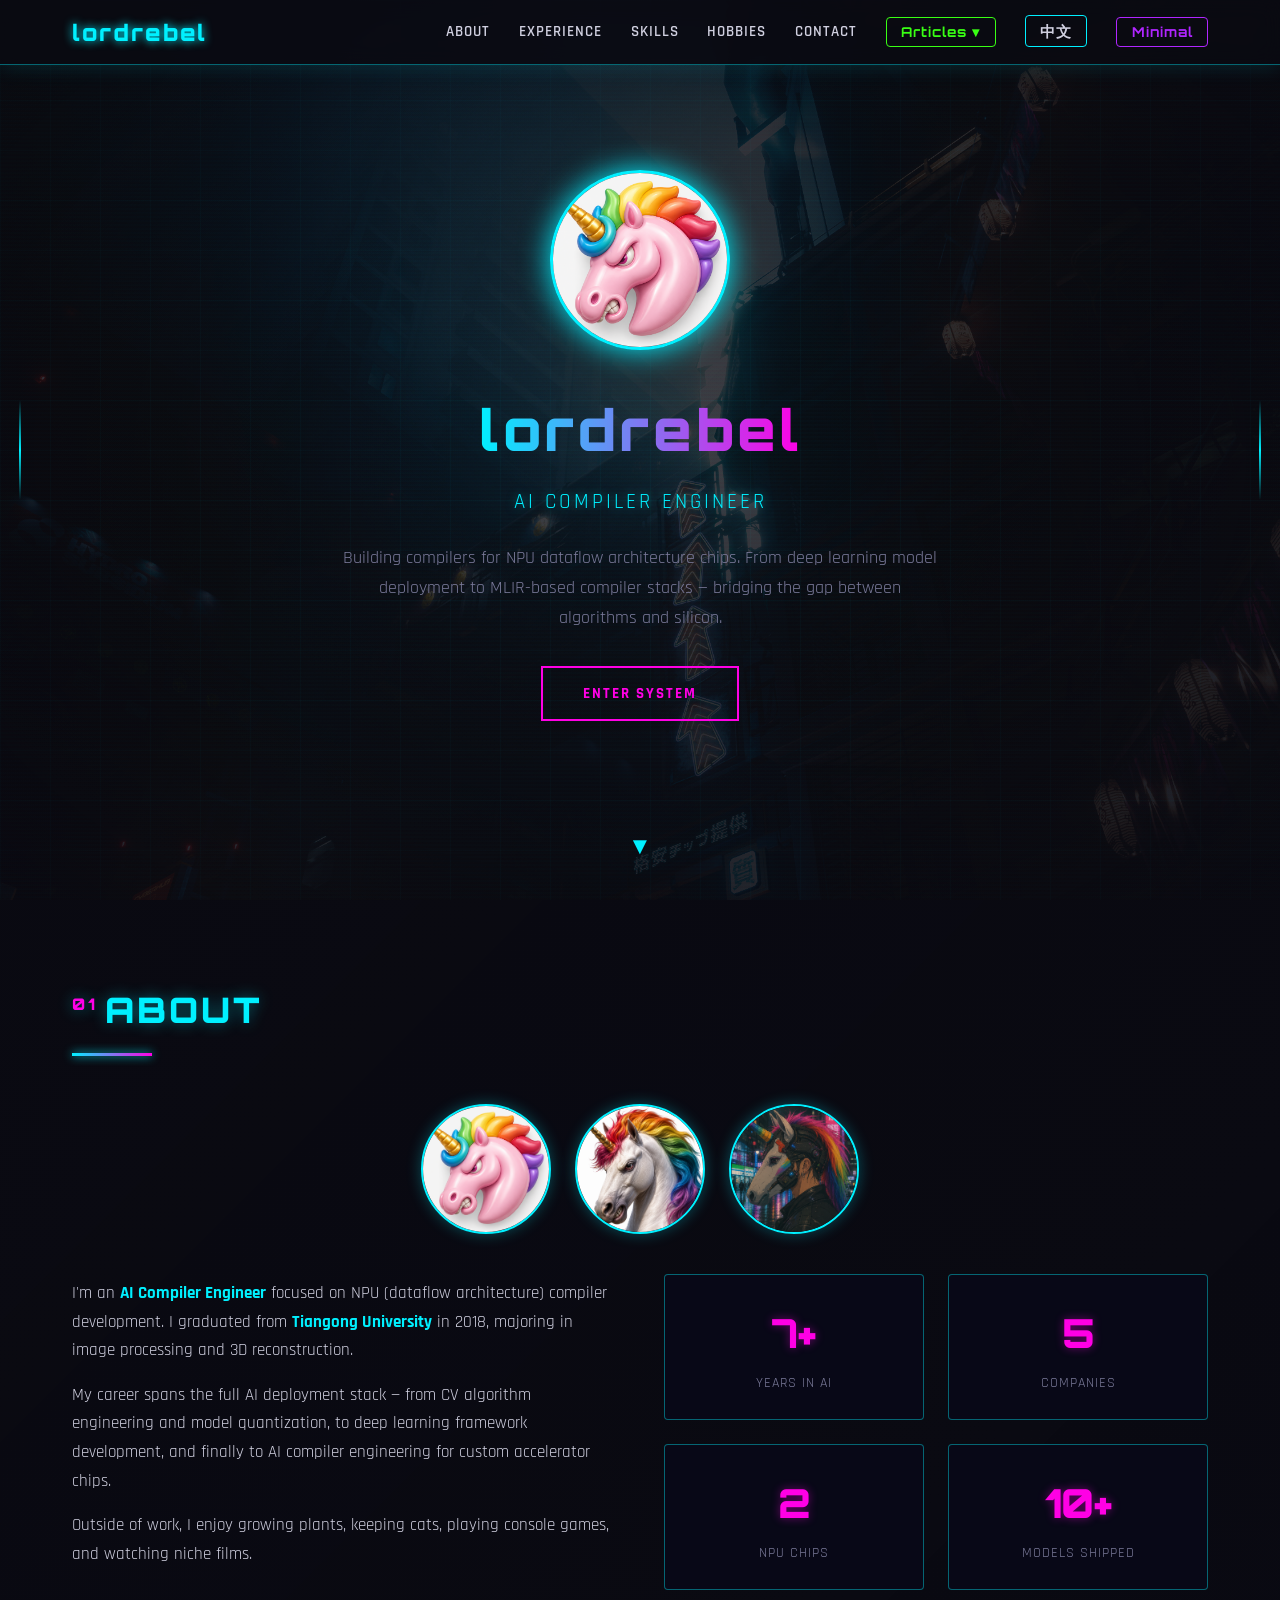
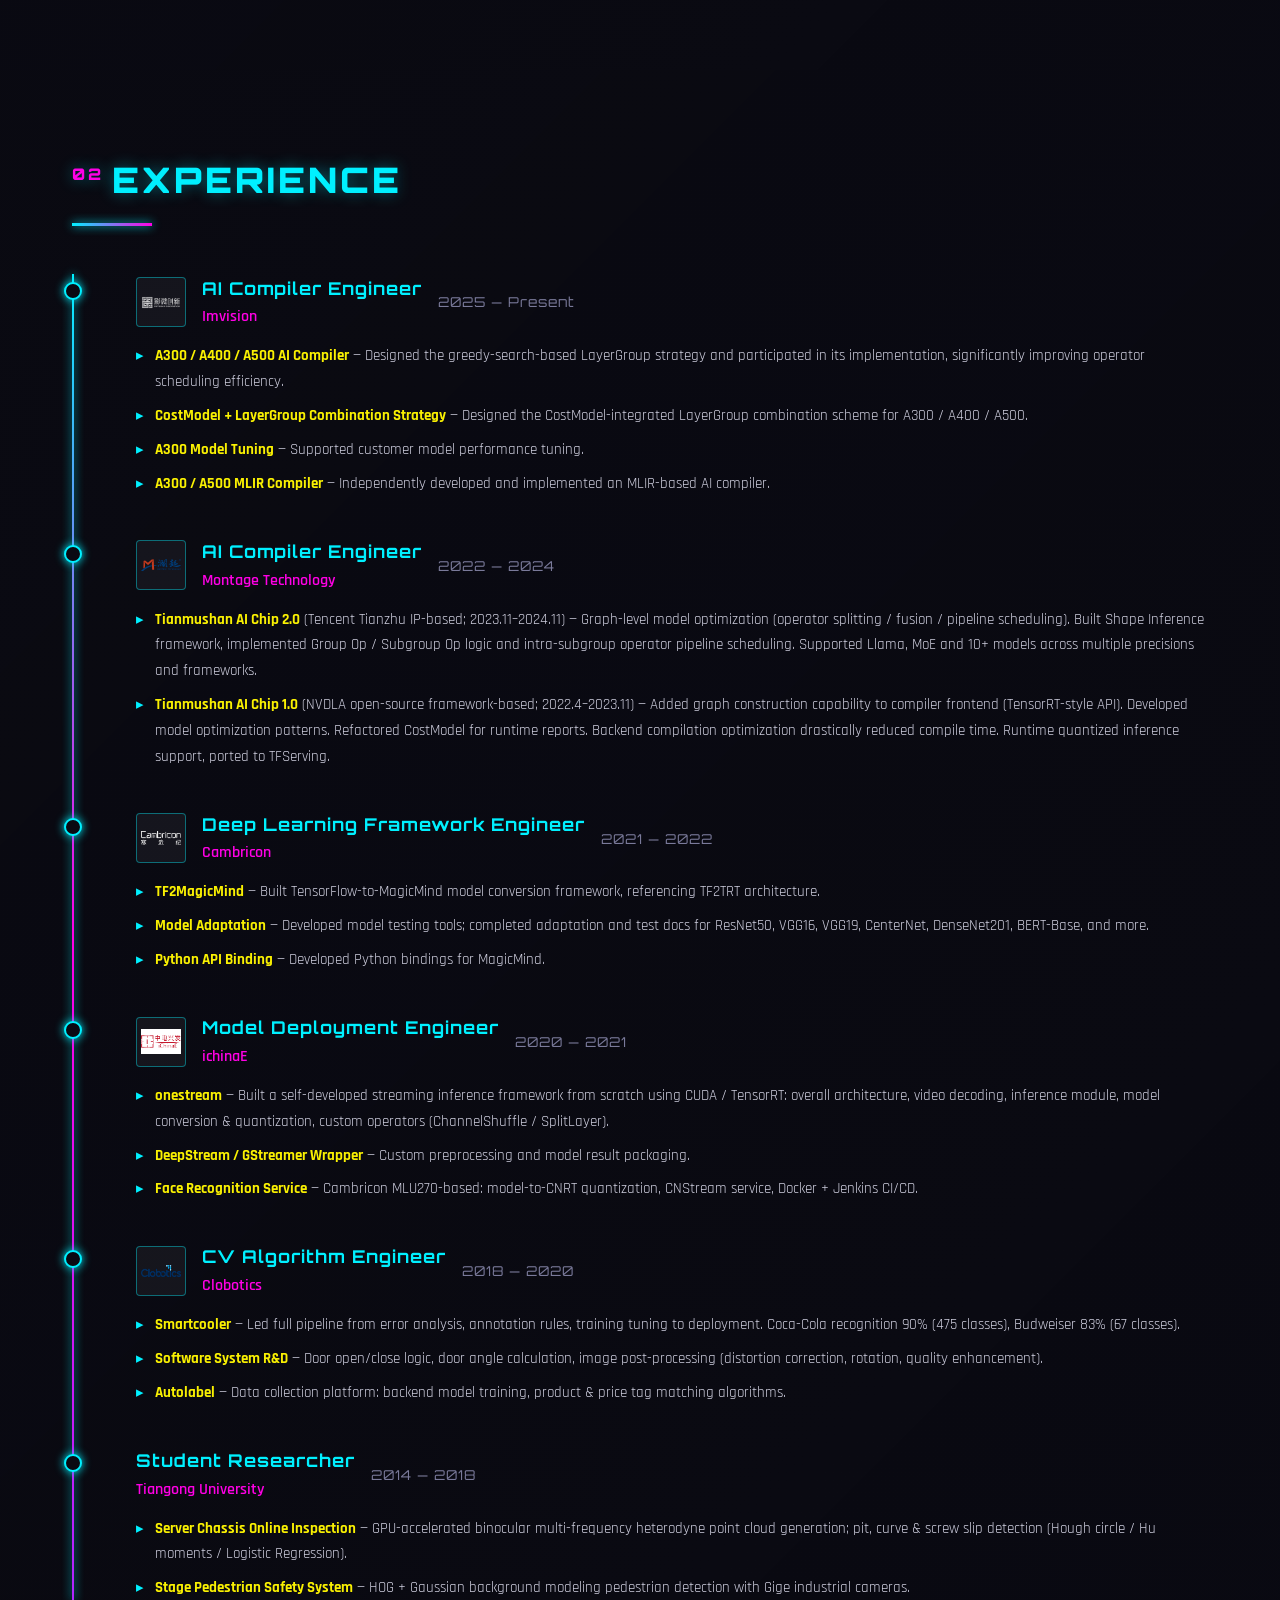
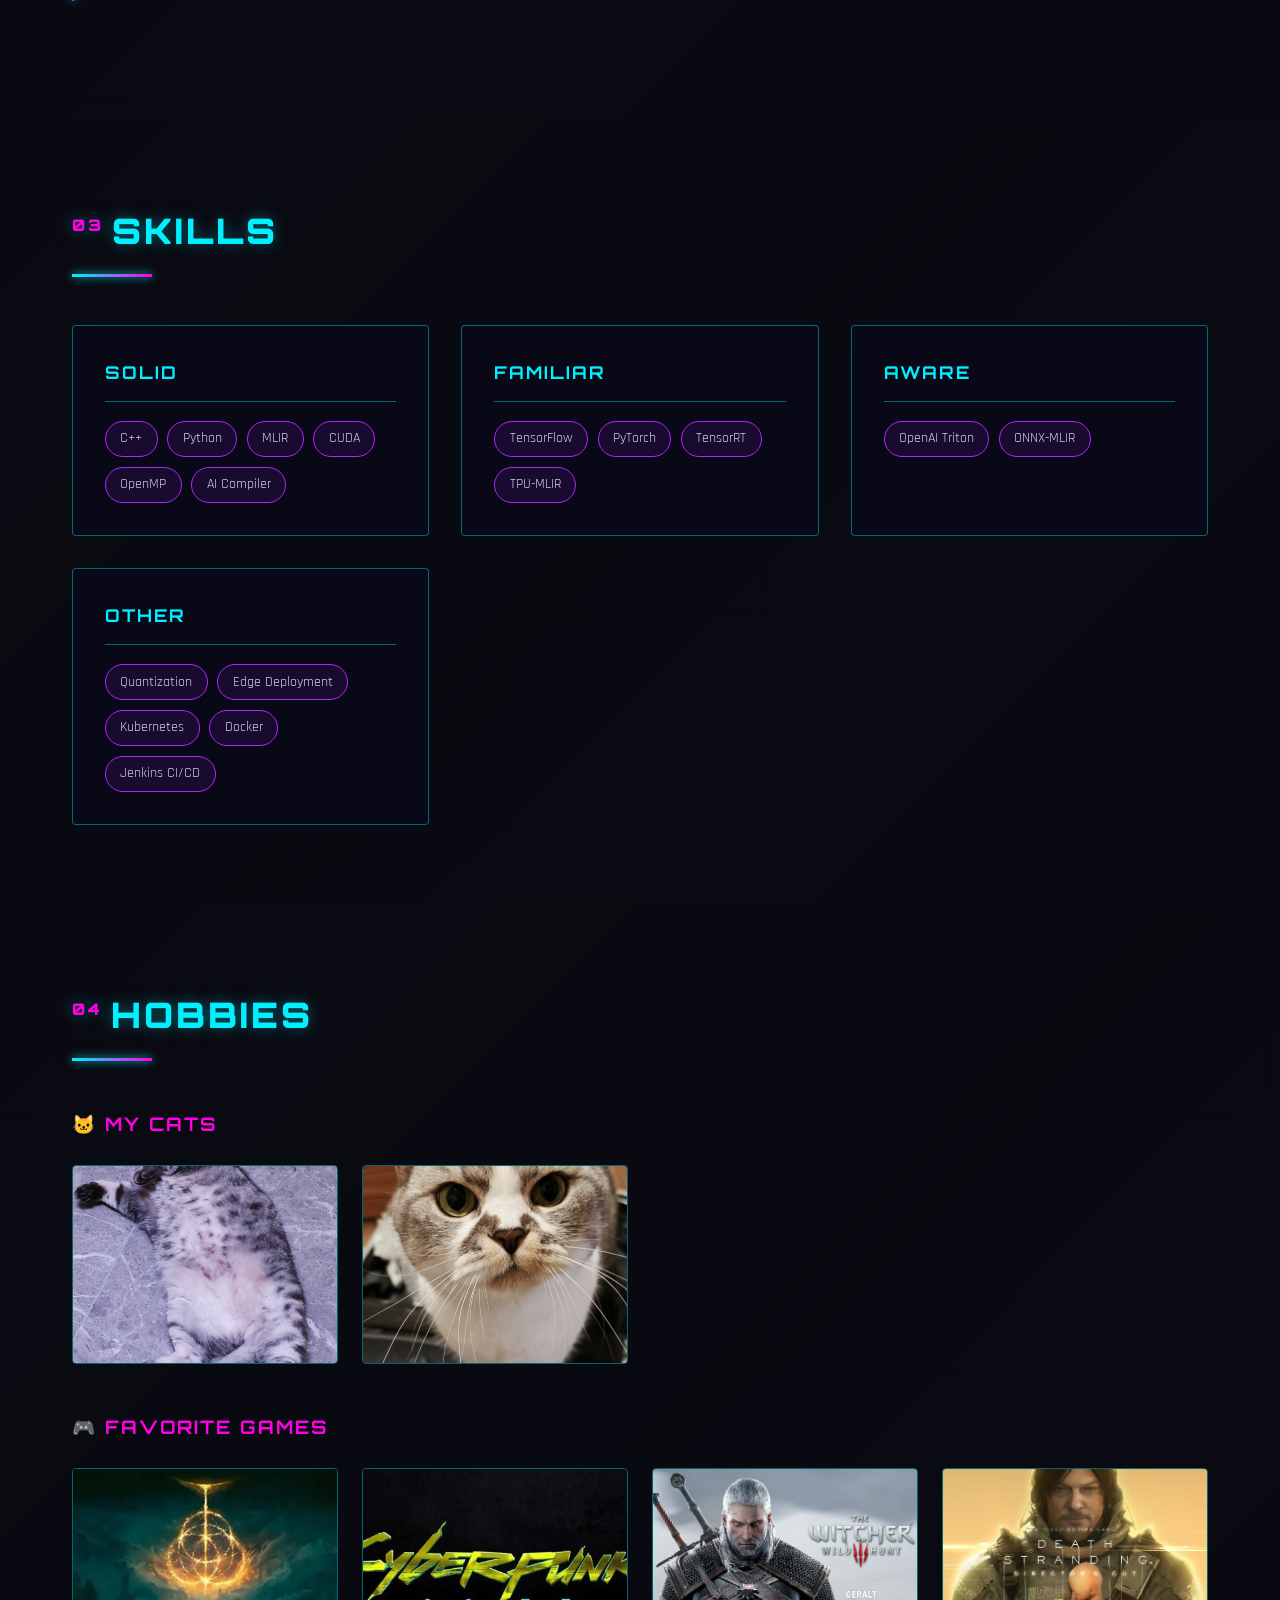
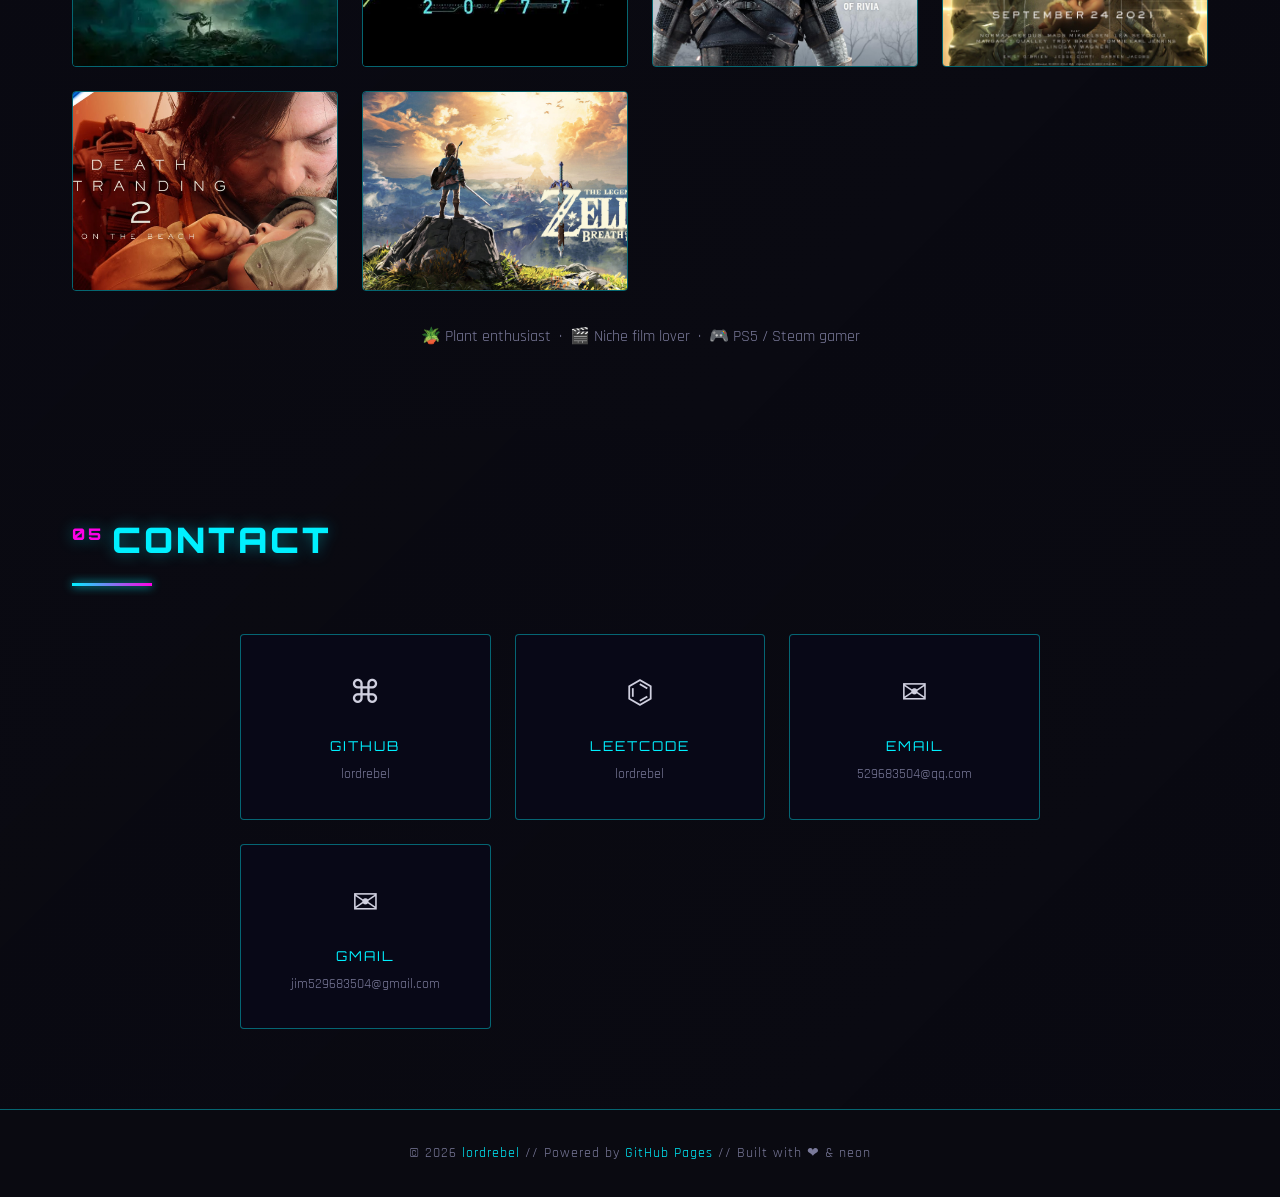
<file: index.html>
<!DOCTYPE html>
<html lang="en">
<head>
  <meta charset="UTF-8">
  <meta name="viewport" content="width=device-width, initial-scale=1.0">
  <meta name="description" content="AI Compiler Engineer — NPU dataflow architecture, MLIR, CUDA. Personal portfolio.">
  <title>lordrebel // AI Compiler Engineer</title>
  <link rel="preconnect" href="https://fonts.googleapis.com">
  <link rel="preconnect" href="https://fonts.gstatic.com" crossorigin>
  <link href="https://fonts.googleapis.com/css2?family=Orbitron:wght@400;700;900&family=Rajdhani:wght@400;600;700&display=swap" rel="stylesheet">
  <link rel="stylesheet" href="css/style.css">
  <link rel="icon" type="image/png" href="images/avatar/avatar1.png">
</head>
<body>

  <!-- Global Background Slideshow -->
  <div class="bg-slideshow">
    <div class="bg-slide active" style="background-image: url('images/resource/cyberpunk_8ollzo.png')"></div>
    <div class="bg-slide" style="background-image: url('images/resource/cyberpunk_28eley.jpg')"></div>
    <div class="bg-slide" style="background-image: url('images/resource/cyberpunk_72yzlo.jpg')"></div>
    <div class="bg-slide" style="background-image: url('images/resource/cyberpunk_96gy38.jpg')"></div>
    <div class="bg-slide" style="background-image: url('images/resource/cyberpunk_g71klq.jpg')"></div>
    <div class="bg-slide" style="background-image: url('images/resource/cyberpunk_jxw5vy.jpg')"></div>
    <div class="bg-slide" style="background-image: url('images/resource/cyberpunk_lmxjdp.jpg')"></div>
    <div class="bg-slide" style="background-image: url('images/resource/cyberpunk_m9yg6k.jpg')"></div>
    <div class="bg-slide" style="background-image: url('images/resource/cyberpunk_rdj2q7.jpg')"></div>
    <div class="bg-slide" style="background-image: url('images/resource/cyberpunk_vqmvo5.jpg')"></div>
    <div class="bg-slide" style="background-image: url('images/resource/cyberpunk_w8pwe6.jpg')"></div>
  </div>
  <div class="bg-overlay"></div>

  <!-- Navigation -->
  <nav class="nav-bar">
    <div class="nav-inner">
      <a href="#hero" class="nav-logo">lordrebel</a>
      <input type="checkbox" id="nav-check" class="nav-check">
      <label for="nav-check" class="nav-hamburger">☰</label>
      <ul class="nav-links">
        <li><a href="#about">About</a></li>
        <li><a href="#experience">Experience</a></li>
        <li><a href="#skills">Skills</a></li>
        <li><a href="#hobbies">Hobbies</a></li>
        <li><a href="#contact">Contact</a></li>
        <li class="nav-articles">
          <button class="articles-toggle" id="articlesBtn" type="button">Articles ▾</button>
          <div class="articles-panel" id="articlesPanel">
            <div class="articles-panel-title">Articles</div>
            <ul class="articles-list" id="articlesList"><li class="articles-empty">Loading…</li></ul>
          </div>
        </li>
        <li><a href="zh.html" class="lang-toggle">中文</a></li>
        <li><button class="style-toggle" onclick="document.body.classList.toggle('minimal');this.textContent=document.body.classList.contains('minimal')?'Maximal':'Minimal'">Minimal</button></li>
      </ul>
    </div>
  </nav>

  <!-- Decorative side bars -->
  <div class="deco-bar-left"></div>
  <div class="deco-bar-right"></div>

  <!-- Hero -->
  <section class="hero" id="hero">
    <div class="hero-content">
      <img src="images/avatar/avatar1.png" alt="Avatar" class="hero-avatar">
      <h1 class="hero-title glitch" data-text="lordrebel">lordrebel</h1>
      <p class="hero-subtitle">AI Compiler Engineer</p>
      <p class="hero-tagline">
        Building compilers for NPU dataflow architecture chips. From deep learning model deployment to MLIR-based compiler stacks — bridging the gap between algorithms and silicon.
      </p>
      <a href="#about" class="hero-cta">Enter System</a>
    </div>
    <div class="scroll-indicator">▼</div>
  </section>

  <!-- About -->
  <section class="section has-bg" id="about" style="--bg-img: url('images/resource/cyberpunk_28eley.jpg')">
    <h2 class="section-title"><span class="num">01</span>About</h2>
    <div class="avatar-gallery">
      <img src="images/avatar/avatar1.png" alt="Avatar 1">
      <img src="images/avatar/avatar2.png" alt="Avatar 2">
      <img src="images/avatar/avatar3.png" alt="Avatar 3">
    </div>
    <div class="about-grid">
      <div class="about-text">
        <p>
          I'm an <span class="highlight">AI Compiler Engineer</span> focused on NPU (dataflow architecture) compiler development. I graduated from <span class="highlight">Tiangong University</span> in 2018, majoring in image processing and 3D reconstruction.
        </p>
        <p>
          My career spans the full AI deployment stack — from CV algorithm engineering and model quantization, to deep learning framework development, and finally to AI compiler engineering for custom accelerator chips.
        </p>
        <p>
          Outside of work, I enjoy growing plants, keeping cats, playing console games, and watching niche films.
        </p>
      </div>
      <div class="about-stats">
        <div class="stat-card">
          <div class="stat-number">7+</div>
          <div class="stat-label">Years in AI</div>
        </div>
        <div class="stat-card">
          <div class="stat-number">5</div>
          <div class="stat-label">Companies</div>
        </div>
        <div class="stat-card">
          <div class="stat-number">2</div>
          <div class="stat-label">NPU Chips</div>
        </div>
        <div class="stat-card">
          <div class="stat-number">10+</div>
          <div class="stat-label">Models Shipped</div>
        </div>
      </div>
    </div>
  </section>

  <!-- Experience -->
  <section class="section has-bg" id="experience" style="--bg-img: url('images/resource/cyberpunk_72yzlo.jpg')">
    <h2 class="section-title"><span class="num">02</span>Experience</h2>
    <div class="timeline">

      <!-- Imvision -->
      <div class="timeline-item">
        <div class="timeline-header">
          <img src="images/company/imvision.png" alt="Imvision" class="company-logo">
          <div>
            <div class="timeline-role">AI Compiler Engineer</div>
            <div class="timeline-company">Imvision</div>
          </div>
          <div class="timeline-period">2025 — Present</div>
        </div>
        <ul class="timeline-details">
          <li><span class="project-name">A300 / A400 / A500 AI Compiler</span> — Designed the greedy-search-based LayerGroup strategy and participated in its implementation, significantly improving operator scheduling efficiency.</li>
          <li><span class="project-name">CostModel + LayerGroup Combination Strategy</span> — Designed the CostModel-integrated LayerGroup combination scheme for A300 / A400 / A500.</li>
          <li><span class="project-name">A300 Model Tuning</span> — Supported customer model performance tuning.</li>
          <li><span class="project-name">A300 / A500 MLIR Compiler</span> — Independently developed and implemented an MLIR-based AI compiler.</li>
        </ul>
      </div>

      <!-- Montage -->
      <div class="timeline-item">
        <div class="timeline-header">
          <img src="images/company/montage.svg" alt="Montage" class="company-logo">
          <div>
            <div class="timeline-role">AI Compiler Engineer</div>
            <div class="timeline-company">Montage Technology</div>
          </div>
          <div class="timeline-period">2022 — 2024</div>
        </div>
        <ul class="timeline-details">
          <li><span class="project-name">Tianmushan AI Chip 2.0</span> (Tencent Tianzhu IP-based; 2023.11–2024.11) — Graph-level model optimization (operator splitting / fusion / pipeline scheduling). Built Shape Inference framework, implemented Group Op / Subgroup Op logic and intra-subgroup operator pipeline scheduling. Supported Llama, MoE and 10+ models across multiple precisions and frameworks.</li>
          <li><span class="project-name">Tianmushan AI Chip 1.0</span> (NVDLA open-source framework-based; 2022.4–2023.11) — Added graph construction capability to compiler frontend (TensorRT-style API). Developed model optimization patterns. Refactored CostModel for runtime reports. Backend compilation optimization drastically reduced compile time. Runtime quantized inference support, ported to TFServing.</li>
        </ul>
      </div>

      <!-- Cambricon -->
      <div class="timeline-item">
        <div class="timeline-header">
          <img src="images/company/cambricon.png" alt="Cambricon" class="company-logo">
          <div>
            <div class="timeline-role">Deep Learning Framework Engineer</div>
            <div class="timeline-company">Cambricon</div>
          </div>
          <div class="timeline-period">2021 — 2022</div>
        </div>
        <ul class="timeline-details">
          <li><span class="project-name">TF2MagicMind</span> — Built TensorFlow-to-MagicMind model conversion framework, referencing TF2TRT architecture.</li>
          <li><span class="project-name">Model Adaptation</span> — Developed model testing tools; completed adaptation and test docs for ResNet50, VGG16, VGG19, CenterNet, DenseNet201, BERT-Base, and more.</li>
          <li><span class="project-name">Python API Binding</span> — Developed Python bindings for MagicMind.</li>
        </ul>
      </div>

      <!-- ichinaE -->
      <div class="timeline-item">
        <div class="timeline-header">
          <img src="images/company/ichinae.png" alt="ichinaE" class="company-logo">
          <div>
            <div class="timeline-role">Model Deployment Engineer</div>
            <div class="timeline-company">ichinaE</div>
          </div>
          <div class="timeline-period">2020 — 2021</div>
        </div>
        <ul class="timeline-details">
          <li><span class="project-name">onestream</span> — Built a self-developed streaming inference framework from scratch using CUDA / TensorRT: overall architecture, video decoding, inference module, model conversion & quantization, custom operators (ChannelShuffle / SplitLayer).</li>
          <li><span class="project-name">DeepStream / GStreamer Wrapper</span> — Custom preprocessing and model result packaging.</li>
          <li><span class="project-name">Face Recognition Service</span> — Cambricon MLU270-based: model-to-CNRT quantization, CNStream service, Docker + Jenkins CI/CD.</li>
        </ul>
      </div>

      <!-- Clobotics -->
      <div class="timeline-item">
        <div class="timeline-header">
          <img src="images/company/clobotics.png" alt="Clobotics" class="company-logo">
          <div>
            <div class="timeline-role">CV Algorithm Engineer</div>
            <div class="timeline-company">Clobotics</div>
          </div>
          <div class="timeline-period">2018 — 2020</div>
        </div>
        <ul class="timeline-details">
          <li><span class="project-name">Smartcooler</span> — Led full pipeline from error analysis, annotation rules, training tuning to deployment. Coca-Cola recognition 90% (475 classes), Budweiser 83% (67 classes).</li>
          <li><span class="project-name">Software System R&D</span> — Door open/close logic, door angle calculation, image post-processing (distortion correction, rotation, quality enhancement).</li>
          <li><span class="project-name">Autolabel</span> — Data collection platform: backend model training, product & price tag matching algorithms.</li>
        </ul>
      </div>

      <!-- University -->
      <div class="timeline-item">
        <div class="timeline-header">
          <div>
            <div class="timeline-role">Student Researcher</div>
            <div class="timeline-company">Tiangong University</div>
          </div>
          <div class="timeline-period">2014 — 2018</div>
        </div>
        <ul class="timeline-details">
          <li><span class="project-name">Server Chassis Online Inspection</span> — GPU-accelerated binocular multi-frequency heterodyne point cloud generation; pit, curve & screw slip detection (Hough circle / Hu moments / Logistic Regression).</li>
          <li><span class="project-name">Stage Pedestrian Safety System</span> — HOG + Gaussian background modeling pedestrian detection with Gige industrial cameras.</li>
        </ul>
      </div>

    </div>
  </section>

  <!-- Skills -->
  <section class="section has-bg" id="skills" style="--bg-img: url('images/resource/cyberpunk_96gy38.jpg')">
    <h2 class="section-title"><span class="num">03</span>Skills</h2>
    <div class="skills-grid">
      <div class="skill-category">
        <h3>Solid</h3>
        <div class="skill-tags">
          <span class="skill-tag">C++</span>
          <span class="skill-tag">Python</span>
          <span class="skill-tag">MLIR</span>
          <span class="skill-tag">CUDA</span>
          <span class="skill-tag">OpenMP</span>
          <span class="skill-tag">AI Compiler</span>
        </div>
      </div>
      <div class="skill-category">
        <h3>Familiar</h3>
        <div class="skill-tags">
          <span class="skill-tag">TensorFlow</span>
          <span class="skill-tag">PyTorch</span>
          <span class="skill-tag">TensorRT</span>
          <span class="skill-tag">TPU-MLIR</span>
        </div>
      </div>
      <div class="skill-category">
        <h3>Aware</h3>
        <div class="skill-tags">
          <span class="skill-tag">OpenAI Triton</span>
          <span class="skill-tag">ONNX-MLIR</span>
        </div>
      </div>
      <div class="skill-category">
        <h3>Other</h3>
        <div class="skill-tags">
          <span class="skill-tag">Quantization</span>
          <span class="skill-tag">Edge Deployment</span>
          <span class="skill-tag">Kubernetes</span>
          <span class="skill-tag">Docker</span>
          <span class="skill-tag">Jenkins CI/CD</span>
        </div>
      </div>
    </div>
  </section>

  <!-- Hobbies -->
  <section class="section has-bg" id="hobbies" style="--bg-img: url('images/resource/cyberpunk_g71klq.jpg')">
    <h2 class="section-title"><span class="num">04</span>Hobbies</h2>

    <h3 style="font-family:'Orbitron',monospace;color:var(--neon-magenta);letter-spacing:2px;margin-bottom:1.5rem;text-transform:uppercase;">🐱 My Cats</h3>
    <div class="gallery-grid" style="margin-bottom:3rem;">
      <div class="gallery-item">
        <img src="images/cats/image-20260101190520-i4hlgpt.png" alt="Cat 1">
        <div class="gallery-overlay"><span>Cat Overlord #1</span></div>
      </div>
      <div class="gallery-item">
        <img src="images/cats/image-20260101190623-h8z2j37.png" alt="Cat 2">
        <div class="gallery-overlay"><span>Cat Overlord #2</span></div>
      </div>
    </div>

    <h3 style="font-family:'Orbitron',monospace;color:var(--neon-magenta);letter-spacing:2px;margin-bottom:1.5rem;text-transform:uppercase;">🎮 Favorite Games</h3>
    <div class="gallery-grid">
      <div class="gallery-item">
        <img src="images/games/image-20251227002735-009xlyw.png" alt="Game 1">
        <div class="gallery-overlay"><span>Game</span></div>
      </div>
      <div class="gallery-item">
        <img src="images/games/image-20251227002819-qgyffbo.png" alt="Game 2">
        <div class="gallery-overlay"><span>Game</span></div>
      </div>
      <div class="gallery-item">
        <img src="images/games/image-20251227002851-9xaebqc.png" alt="Game 3">
        <div class="gallery-overlay"><span>Game</span></div>
      </div>
      <div class="gallery-item">
        <img src="images/games/image-20251227002954-wtlvbdn.png" alt="Game 4">
        <div class="gallery-overlay"><span>Game</span></div>
      </div>
      <div class="gallery-item">
        <img src="images/games/image-20251227003030-kgov79d.png" alt="Game 5">
        <div class="gallery-overlay"><span>Game</span></div>
      </div>
      <div class="gallery-item">
        <img src="images/games/image-20251227004126-knretvm.png" alt="Game 6">
        <div class="gallery-overlay"><span>Game</span></div>
      </div>
    </div>

    <p style="text-align:center;margin-top:2rem;color:var(--text-dim);font-size:1rem;">
      🪴 Plant enthusiast &nbsp;·&nbsp; 🎬 Niche film lover &nbsp;·&nbsp; 🎮 PS5 / Steam gamer
    </p>
  </section>

  <!-- Contact -->
  <section class="section has-bg" id="contact" style="--bg-img: url('images/resource/cyberpunk_jxw5vy.jpg')">
    <h2 class="section-title"><span class="num">05</span>Contact</h2>
    <div class="contact-grid">
      <a href="https://github.com/lordrebel" target="_blank" rel="noopener" class="contact-card">
        <span class="contact-icon">⌘</span>
        <div class="contact-label">GitHub</div>
        <div class="contact-value">lordrebel</div>
      </a>
      <a href="https://leetcode.cn/u/lordrebel/" target="_blank" rel="noopener" class="contact-card">
        <span class="contact-icon">⌬</span>
        <div class="contact-label">LeetCode</div>
        <div class="contact-value">lordrebel</div>
      </a>
      <a href="mailto:529683504@qq.com" class="contact-card">
        <span class="contact-icon">✉</span>
        <div class="contact-label">Email</div>
        <div class="contact-value">529683504@qq.com</div>
      </a>
      <a href="mailto:jim529683504@gmail.com" class="contact-card">
        <span class="contact-icon">✉</span>
        <div class="contact-label">Gmail</div>
        <div class="contact-value">jim529683504@gmail.com</div>
      </a>
    </div>
  </section>

  <!-- Footer -->
  <footer class="footer">
    <p>© 2026 <span class="neon">lordrebel</span> // Powered by <span class="neon">GitHub Pages</span> // Built with ❤ & neon</p>
  </footer>

  <!-- Background Slideshow Script -->
  <script>
    (function() {
      var slides = document.querySelectorAll('.bg-slide');
      var totalSlides = slides.length;
      var currentActive = 0;

      function updateBackground() {
        var scrollMax = document.documentElement.scrollHeight - window.innerHeight;
        if (scrollMax <= 0) return;
        var scrollProgress = window.scrollY / scrollMax;
        var activeIndex = Math.min(Math.floor(scrollProgress * totalSlides), totalSlides - 1);
        if (activeIndex !== currentActive) {
          slides[currentActive].classList.remove('active');
          slides[activeIndex].classList.add('active');
          currentActive = activeIndex;
        }
      }

      window.addEventListener('scroll', updateBackground, { passive: true });
      window.addEventListener('resize', updateBackground);
      updateBackground();
    })();
  </script>

  <!-- Articles Dropdown Script -->
  <script>
    (function() {
      var loaded = false;

      function toggleArticles() {
        var panel = document.getElementById('articlesPanel');
        var btn = document.getElementById('articlesBtn');
        if (!panel) return;
        panel.classList.toggle('open');
        btn.classList.toggle('active');
        if (panel.classList.contains('open') && !loaded) loadArticles();
      }

      function loadArticles() {
        var s = document.createElement('script');
        s.src = 'articles/htmls/articles.js';
        s.onload = function() {
          loaded = true;
          renderArticles();
        };
        s.onerror = function() {
          document.getElementById('articlesList').innerHTML =
            '<li class="articles-empty">No articles yet</li>';
        };
        document.body.appendChild(s);
      }

      function renderArticles() {
        var list = document.getElementById('articlesList');
        var arts = window.ARTICLES || [];
        list.innerHTML = '';
        if (!arts.length) {
          list.innerHTML = '<li class="articles-empty">No articles yet</li>';
          return;
        }
        arts.forEach(function(a) {
          var li = document.createElement('li');
          var link = document.createElement('a');
          link.href = 'articles/htmls/' + a.file;
          link.textContent = a.title;
          li.appendChild(link);
          list.appendChild(li);
        });
      }

      document.getElementById('articlesBtn').addEventListener('click', function(e) {
        e.stopPropagation();
        toggleArticles();
      });

      // 点击面板外部时关闭下拉
      document.addEventListener('click', function(e) {
        var panel = document.getElementById('articlesPanel');
        if (panel && panel.classList.contains('open') &&
            !e.target.closest('.nav-articles')) {
          panel.classList.remove('open');
          document.getElementById('articlesBtn').classList.remove('active');
        }
      });
    })();
  </script>

</body>
</html>
</file>
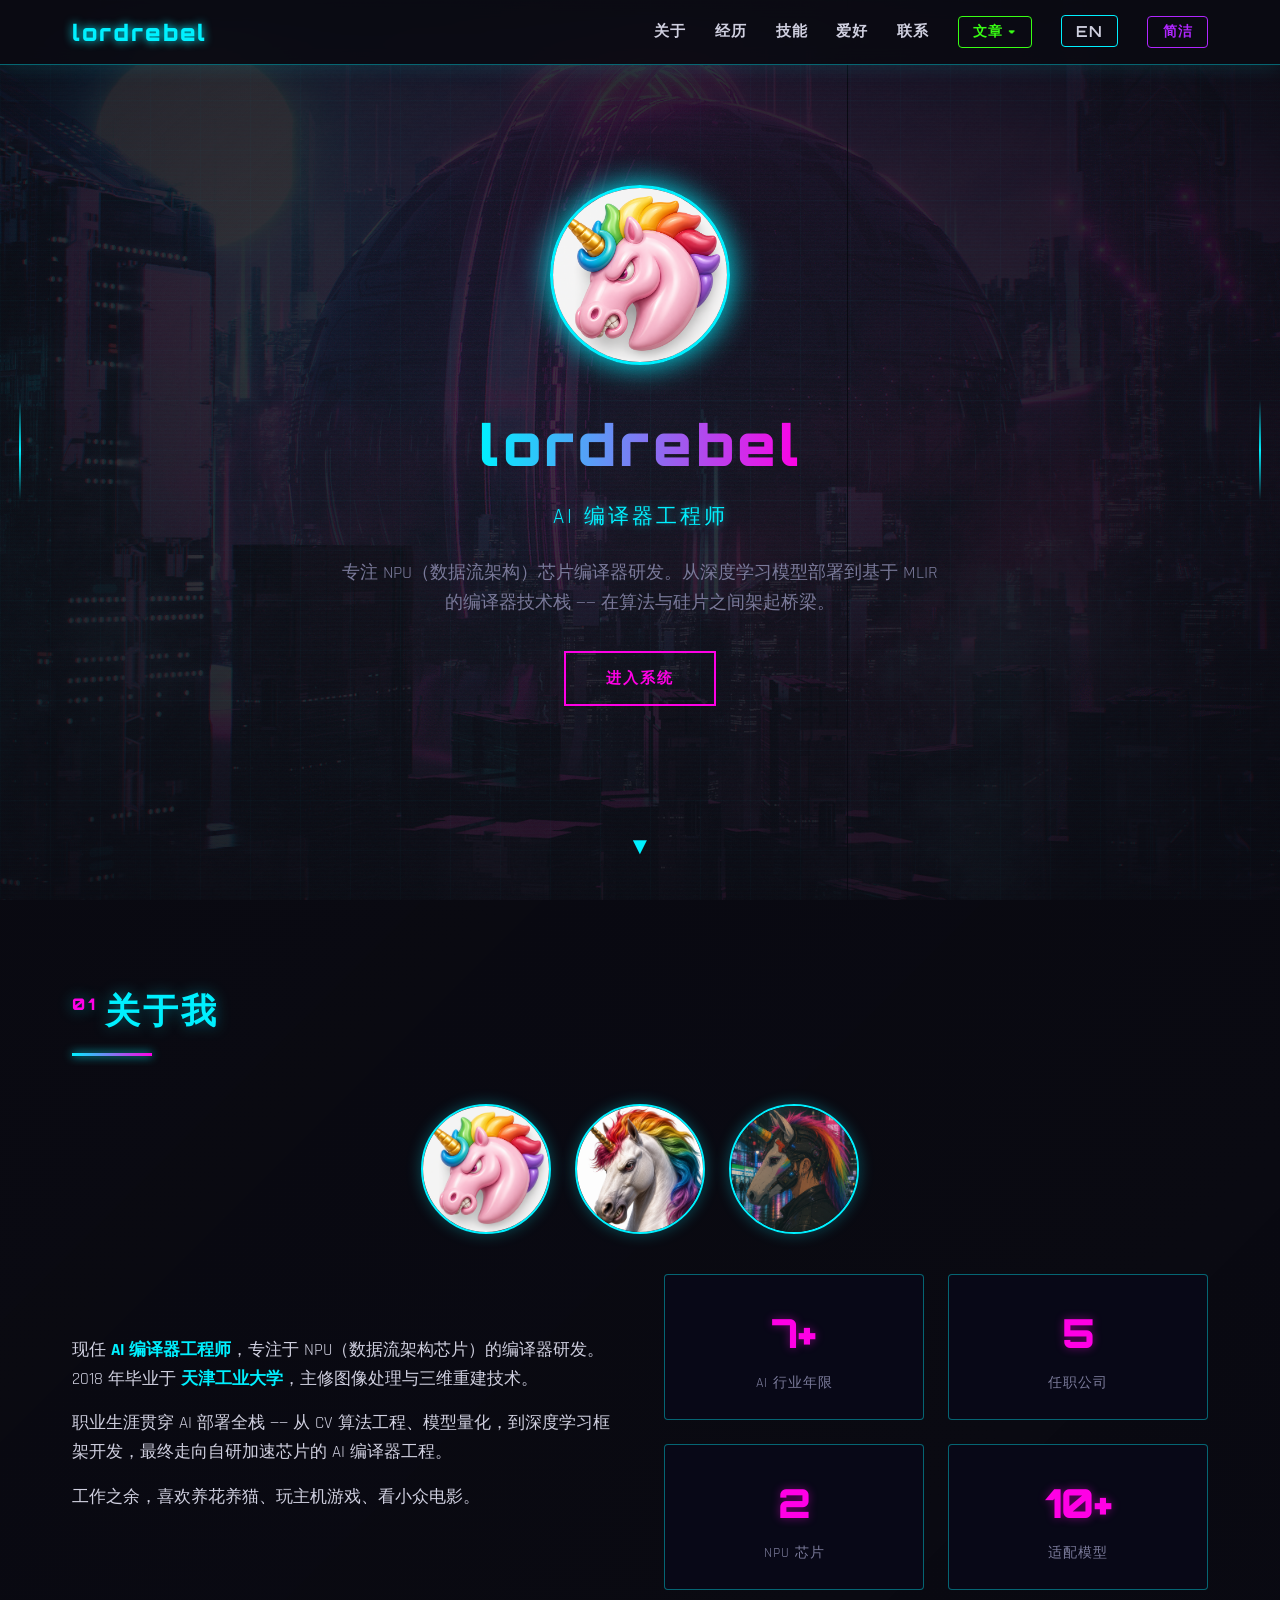
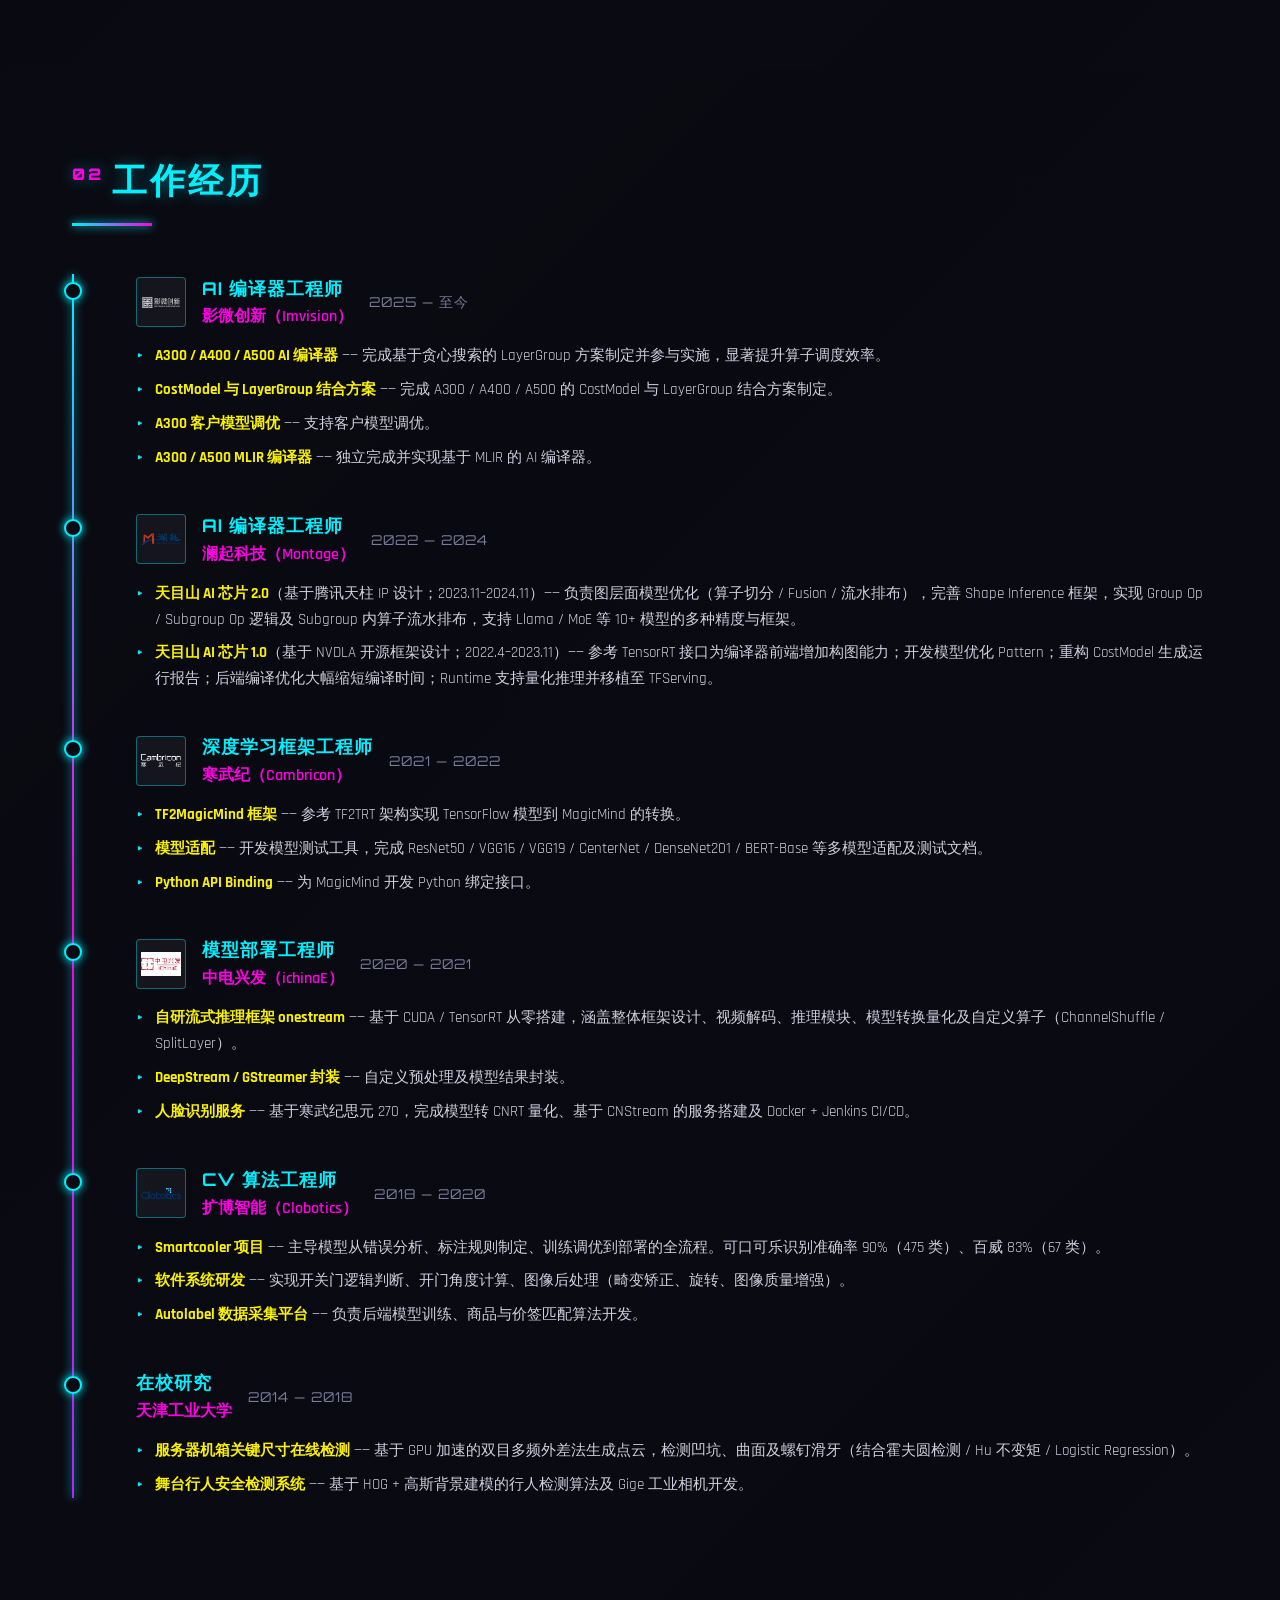
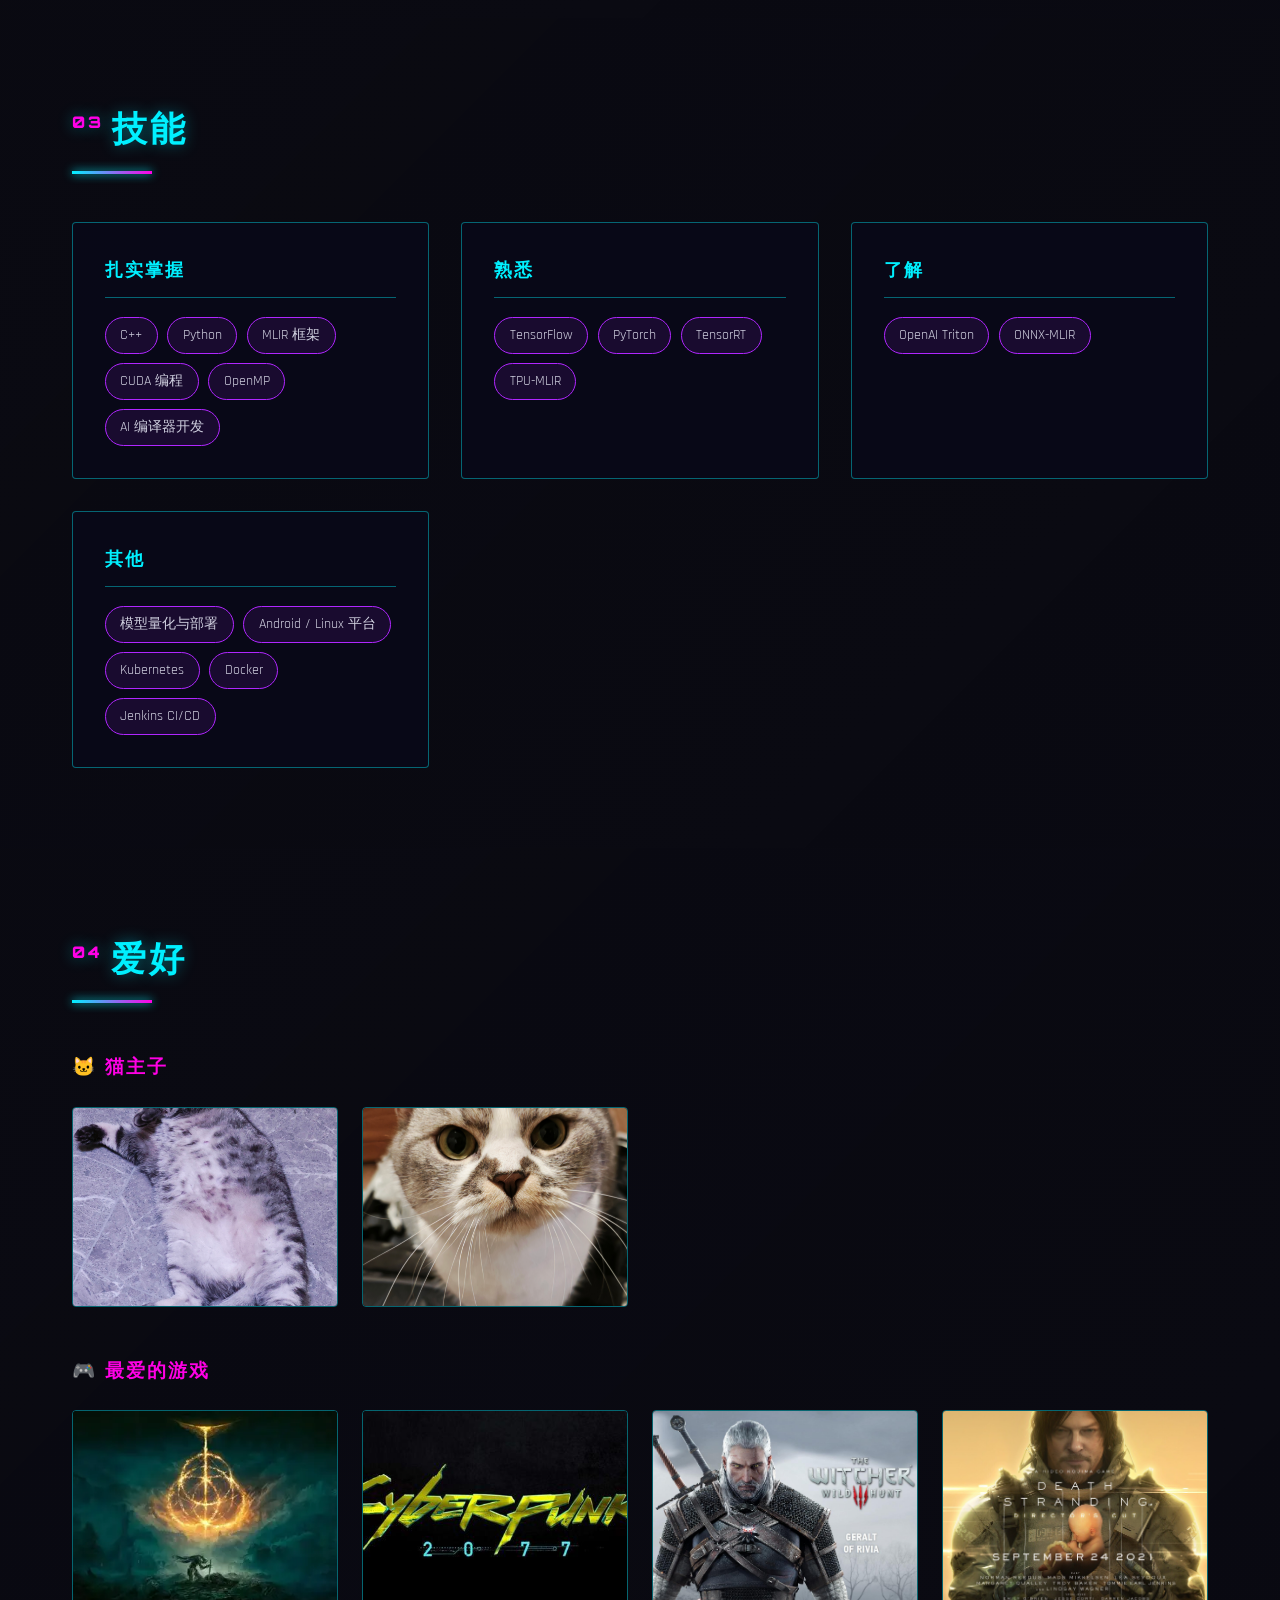
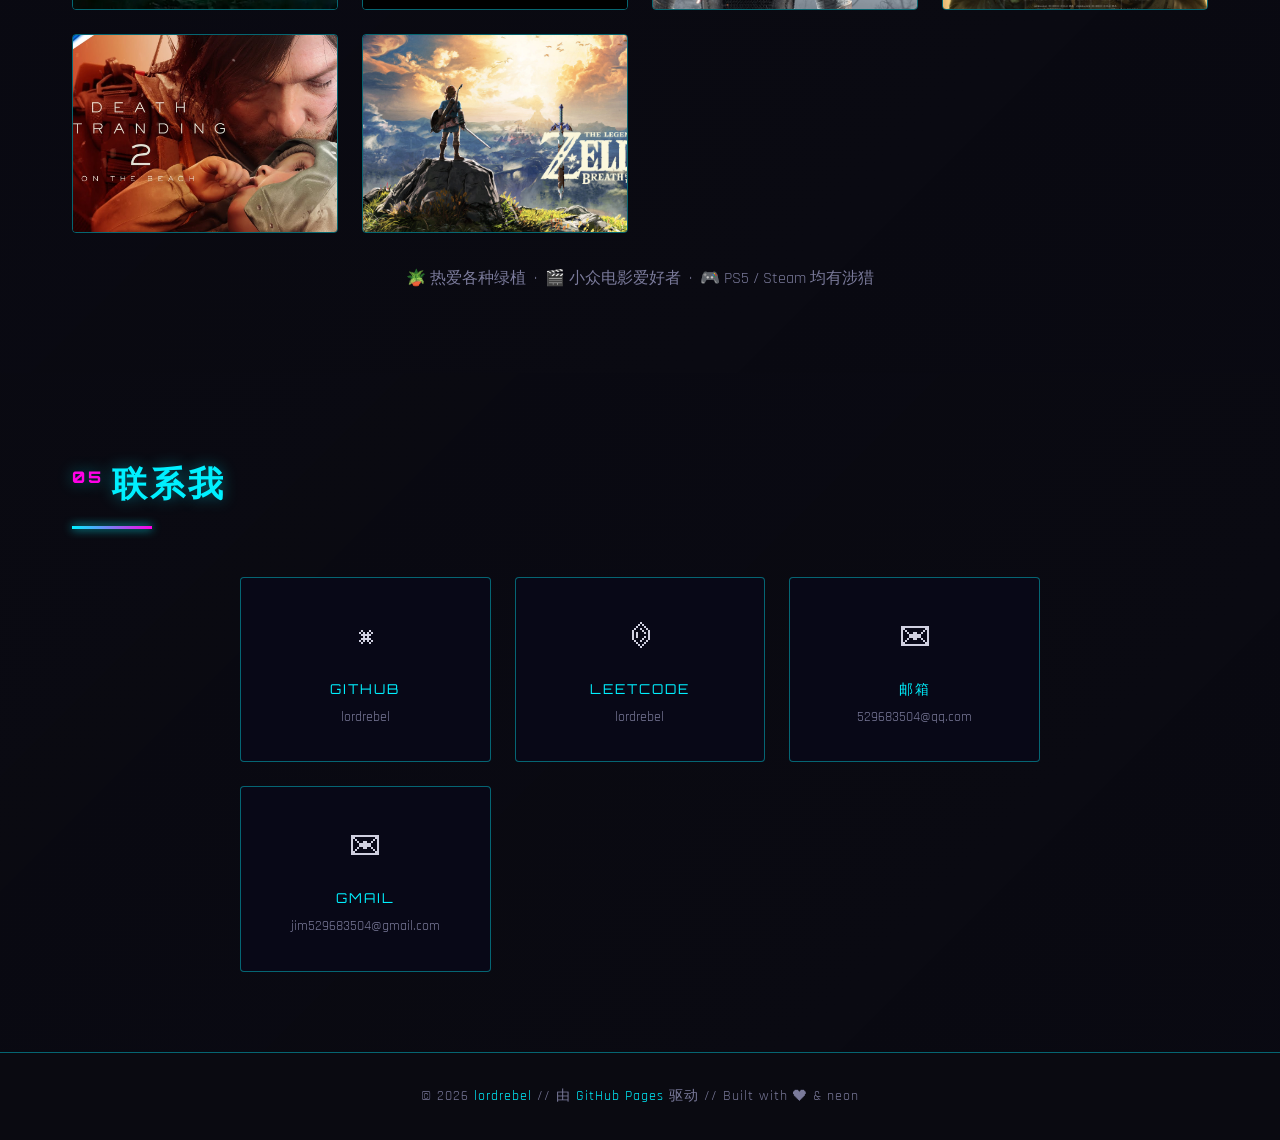
<file: zh.html>
<!DOCTYPE html>
<html lang="zh-CN">
<head>
  <meta charset="UTF-8">
  <meta name="viewport" content="width=device-width, initial-scale=1.0">
  <meta name="description" content="AI编译器工程师 — 专注NPU数据流架构芯片编译器研发。个人主页。">
  <title>lordrebel // AI编译器工程师</title>
  <link rel="preconnect" href="https://fonts.googleapis.com">
  <link rel="preconnect" href="https://fonts.gstatic.com" crossorigin>
  <link href="https://fonts.googleapis.com/css2?family=Orbitron:wght@400;700;900&family=Rajdhani:wght@400;600;700&family=Noto+Sans+SC:wght@400;600;700&display=swap" rel="stylesheet">
  <link rel="stylesheet" href="css/style.css">
  <link rel="icon" type="image/png" href="images/avatar/avatar1.png">
</head>
<body>

  <!-- Global Background Slideshow -->
  <div class="bg-slideshow">
    <div class="bg-slide active" style="background-image: url('images/resource/cyberpunk_lmxjdp.jpg')"></div>
    <div class="bg-slide" style="background-image: url('images/resource/cyberpunk_m9yg6k.jpg')"></div>
    <div class="bg-slide" style="background-image: url('images/resource/cyberpunk_rdj2q7.jpg')"></div>
    <div class="bg-slide" style="background-image: url('images/resource/cyberpunk_vqmvo5.jpg')"></div>
    <div class="bg-slide" style="background-image: url('images/resource/cyberpunk_w8pwe6.jpg')"></div>
    <div class="bg-slide" style="background-image: url('images/resource/cyberpunk_8ollzo.png')"></div>
    <div class="bg-slide" style="background-image: url('images/resource/cyberpunk_28eley.jpg')"></div>
    <div class="bg-slide" style="background-image: url('images/resource/cyberpunk_72yzlo.jpg')"></div>
    <div class="bg-slide" style="background-image: url('images/resource/cyberpunk_96gy38.jpg')"></div>
    <div class="bg-slide" style="background-image: url('images/resource/cyberpunk_g71klq.jpg')"></div>
    <div class="bg-slide" style="background-image: url('images/resource/cyberpunk_jxw5vy.jpg')"></div>
  </div>
  <div class="bg-overlay"></div>

  <!-- Navigation -->
  <nav class="nav-bar">
    <div class="nav-inner">
      <a href="#hero" class="nav-logo">lordrebel</a>
      <input type="checkbox" id="nav-check" class="nav-check">
      <label for="nav-check" class="nav-hamburger">☰</label>
      <ul class="nav-links">
        <li><a href="#about">关于</a></li>
        <li><a href="#experience">经历</a></li>
        <li><a href="#skills">技能</a></li>
        <li><a href="#hobbies">爱好</a></li>
        <li><a href="#contact">联系</a></li>
        <li class="nav-articles">
          <button class="articles-toggle" id="articlesBtn" type="button">文章 ▾</button>
          <div class="articles-panel" id="articlesPanel">
            <div class="articles-panel-title">文章列表</div>
            <ul class="articles-list" id="articlesList"><li class="articles-empty">加载中…</li></ul>
          </div>
        </li>
        <li><a href="index.html" class="lang-toggle">EN</a></li>
        <li><button class="style-toggle" onclick="document.body.classList.toggle('minimal');this.textContent=document.body.classList.contains('minimal')?'炫酷':'简洁'">简洁</button></li>
      </ul>
    </div>
  </nav>

  <!-- Decorative side bars -->
  <div class="deco-bar-left"></div>
  <div class="deco-bar-right"></div>

  <!-- Hero -->
  <section class="hero" id="hero">
    <div class="hero-content">
      <img src="images/avatar/avatar1.png" alt="头像" class="hero-avatar">
      <h1 class="hero-title glitch" data-text="lordrebel">lordrebel</h1>
      <p class="hero-subtitle">AI 编译器工程师</p>
      <p class="hero-tagline">
        专注 NPU（数据流架构）芯片编译器研发。从深度学习模型部署到基于 MLIR 的编译器技术栈 —— 在算法与硅片之间架起桥梁。
      </p>
      <a href="#about" class="hero-cta">进入系统</a>
    </div>
    <div class="scroll-indicator">▼</div>
  </section>

  <!-- About -->
  <section class="section has-bg" id="about" style="--bg-img: url('images/resource/cyberpunk_m9yg6k.jpg')">
    <h2 class="section-title"><span class="num">01</span>关于我</h2>
    <div class="avatar-gallery">
      <img src="images/avatar/avatar1.png" alt="头像 1">
      <img src="images/avatar/avatar2.png" alt="头像 2">
      <img src="images/avatar/avatar3.png" alt="头像 3">
    </div>
    <div class="about-grid">
      <div class="about-text">
        <p>
          现任 <span class="highlight">AI 编译器工程师</span>，专注于 NPU（数据流架构芯片）的编译器研发。2018 年毕业于 <span class="highlight">天津工业大学</span>，主修图像处理与三维重建技术。
        </p>
        <p>
          职业生涯贯穿 AI 部署全栈 —— 从 CV 算法工程、模型量化，到深度学习框架开发，最终走向自研加速芯片的 AI 编译器工程。
        </p>
        <p>
          工作之余，喜欢养花养猫、玩主机游戏、看小众电影。
        </p>
      </div>
      <div class="about-stats">
        <div class="stat-card">
          <div class="stat-number">7+</div>
          <div class="stat-label">AI 行业年限</div>
        </div>
        <div class="stat-card">
          <div class="stat-number">5</div>
          <div class="stat-label">任职公司</div>
        </div>
        <div class="stat-card">
          <div class="stat-number">2</div>
          <div class="stat-label">NPU 芯片</div>
        </div>
        <div class="stat-card">
          <div class="stat-number">10+</div>
          <div class="stat-label">适配模型</div>
        </div>
      </div>
    </div>
  </section>

  <!-- Experience -->
  <section class="section has-bg" id="experience" style="--bg-img: url('images/resource/cyberpunk_rdj2q7.jpg')">
    <h2 class="section-title"><span class="num">02</span>工作经历</h2>
    <div class="timeline">

      <!-- Imvision -->
      <div class="timeline-item">
        <div class="timeline-header">
          <img src="images/company/imvision.png" alt="Imvision" class="company-logo">
          <div>
            <div class="timeline-role">AI 编译器工程师</div>
            <div class="timeline-company">影微创新（Imvision）</div>
          </div>
          <div class="timeline-period">2025 — 至今</div>
        </div>
        <ul class="timeline-details">
          <li><span class="project-name">A300 / A400 / A500 AI 编译器</span> —— 完成基于贪心搜索的 LayerGroup 方案制定并参与实施，显著提升算子调度效率。</li>
          <li><span class="project-name">CostModel 与 LayerGroup 结合方案</span> —— 完成 A300 / A400 / A500 的 CostModel 与 LayerGroup 结合方案制定。</li>
          <li><span class="project-name">A300 客户模型调优</span> —— 支持客户模型调优。</li>
          <li><span class="project-name">A300 / A500 MLIR 编译器</span> —— 独立完成并实现基于 MLIR 的 AI 编译器。</li>
        </ul>
      </div>

      <!-- Montage -->
      <div class="timeline-item">
        <div class="timeline-header">
          <img src="images/company/montage.svg" alt="Montage" class="company-logo">
          <div>
            <div class="timeline-role">AI 编译器工程师</div>
            <div class="timeline-company">澜起科技（Montage）</div>
          </div>
          <div class="timeline-period">2022 — 2024</div>
        </div>
        <ul class="timeline-details">
          <li><span class="project-name">天目山 AI 芯片 2.0</span>（基于腾讯天柱 IP 设计；2023.11–2024.11）—— 负责图层面模型优化（算子切分 / Fusion / 流水排布），完善 Shape Inference 框架，实现 Group Op / Subgroup Op 逻辑及 Subgroup 内算子流水排布，支持 Llama / MoE 等 10+ 模型的多种精度与框架。</li>
          <li><span class="project-name">天目山 AI 芯片 1.0</span>（基于 NVDLA 开源框架设计；2022.4–2023.11）—— 参考 TensorRT 接口为编译器前端增加构图能力；开发模型优化 Pattern；重构 CostModel 生成运行报告；后端编译优化大幅缩短编译时间；Runtime 支持量化推理并移植至 TFServing。</li>
        </ul>
      </div>

      <!-- Cambricon -->
      <div class="timeline-item">
        <div class="timeline-header">
          <img src="images/company/cambricon.png" alt="Cambricon" class="company-logo">
          <div>
            <div class="timeline-role">深度学习框架工程师</div>
            <div class="timeline-company">寒武纪（Cambricon）</div>
          </div>
          <div class="timeline-period">2021 — 2022</div>
        </div>
        <ul class="timeline-details">
          <li><span class="project-name">TF2MagicMind 框架</span> —— 参考 TF2TRT 架构实现 TensorFlow 模型到 MagicMind 的转换。</li>
          <li><span class="project-name">模型适配</span> —— 开发模型测试工具，完成 ResNet50 / VGG16 / VGG19 / CenterNet / DenseNet201 / BERT-Base 等多模型适配及测试文档。</li>
          <li><span class="project-name">Python API Binding</span> —— 为 MagicMind 开发 Python 绑定接口。</li>
        </ul>
      </div>

      <!-- ichinaE -->
      <div class="timeline-item">
        <div class="timeline-header">
          <img src="images/company/ichinae.png" alt="ichinaE" class="company-logo">
          <div>
            <div class="timeline-role">模型部署工程师</div>
            <div class="timeline-company">中电兴发（ichinaE）</div>
          </div>
          <div class="timeline-period">2020 — 2021</div>
        </div>
        <ul class="timeline-details">
          <li><span class="project-name">自研流式推理框架 onestream</span> —— 基于 CUDA / TensorRT 从零搭建，涵盖整体框架设计、视频解码、推理模块、模型转换量化及自定义算子（ChannelShuffle / SplitLayer）。</li>
          <li><span class="project-name">DeepStream / GStreamer 封装</span> —— 自定义预处理及模型结果封装。</li>
          <li><span class="project-name">人脸识别服务</span> —— 基于寒武纪思元 270，完成模型转 CNRT 量化、基于 CNStream 的服务搭建及 Docker + Jenkins CI/CD。</li>
        </ul>
      </div>

      <!-- Clobotics -->
      <div class="timeline-item">
        <div class="timeline-header">
          <img src="images/company/clobotics.png" alt="Clobotics" class="company-logo">
          <div>
            <div class="timeline-role">CV 算法工程师</div>
            <div class="timeline-company">扩博智能（Clobotics）</div>
          </div>
          <div class="timeline-period">2018 — 2020</div>
        </div>
        <ul class="timeline-details">
          <li><span class="project-name">Smartcooler 项目</span> —— 主导模型从错误分析、标注规则制定、训练调优到部署的全流程。可口可乐识别准确率 90%（475 类）、百威 83%（67 类）。</li>
          <li><span class="project-name">软件系统研发</span> —— 实现开关门逻辑判断、开门角度计算、图像后处理（畸变矫正、旋转、图像质量增强）。</li>
          <li><span class="project-name">Autolabel 数据采集平台</span> —— 负责后端模型训练、商品与价签匹配算法开发。</li>
        </ul>
      </div>

      <!-- University -->
      <div class="timeline-item">
        <div class="timeline-header">
          <div>
            <div class="timeline-role">在校研究</div>
            <div class="timeline-company">天津工业大学</div>
          </div>
          <div class="timeline-period">2014 — 2018</div>
        </div>
        <ul class="timeline-details">
          <li><span class="project-name">服务器机箱关键尺寸在线检测</span> —— 基于 GPU 加速的双目多频外差法生成点云，检测凹坑、曲面及螺钉滑牙（结合霍夫圆检测 / Hu 不变矩 / Logistic Regression）。</li>
          <li><span class="project-name">舞台行人安全检测系统</span> —— 基于 HOG + 高斯背景建模的行人检测算法及 Gige 工业相机开发。</li>
        </ul>
      </div>

    </div>
  </section>

  <!-- Skills -->
  <section class="section has-bg" id="skills" style="--bg-img: url('images/resource/cyberpunk_vqmvo5.jpg')">
    <h2 class="section-title"><span class="num">03</span>技能</h2>
    <div class="skills-grid">
      <div class="skill-category">
        <h3>扎实掌握</h3>
        <div class="skill-tags">
          <span class="skill-tag">C++</span>
          <span class="skill-tag">Python</span>
          <span class="skill-tag">MLIR 框架</span>
          <span class="skill-tag">CUDA 编程</span>
          <span class="skill-tag">OpenMP</span>
          <span class="skill-tag">AI 编译器开发</span>
        </div>
      </div>
      <div class="skill-category">
        <h3>熟悉</h3>
        <div class="skill-tags">
          <span class="skill-tag">TensorFlow</span>
          <span class="skill-tag">PyTorch</span>
          <span class="skill-tag">TensorRT</span>
          <span class="skill-tag">TPU-MLIR</span>
        </div>
      </div>
      <div class="skill-category">
        <h3>了解</h3>
        <div class="skill-tags">
          <span class="skill-tag">OpenAI Triton</span>
          <span class="skill-tag">ONNX-MLIR</span>
        </div>
      </div>
      <div class="skill-category">
        <h3>其他</h3>
        <div class="skill-tags">
          <span class="skill-tag">模型量化与部署</span>
          <span class="skill-tag">Android / Linux 平台</span>
          <span class="skill-tag">Kubernetes</span>
          <span class="skill-tag">Docker</span>
          <span class="skill-tag">Jenkins CI/CD</span>
        </div>
      </div>
    </div>
  </section>

  <!-- Hobbies -->
  <section class="section has-bg" id="hobbies" style="--bg-img: url('images/resource/cyberpunk_w8pwe6.jpg')">
    <h2 class="section-title"><span class="num">04</span>爱好</h2>

    <h3 style="font-family:'Orbitron',monospace;color:var(--neon-magenta);letter-spacing:2px;margin-bottom:1.5rem;text-transform:uppercase;">🐱 猫主子</h3>
    <div class="gallery-grid" style="margin-bottom:3rem;">
      <div class="gallery-item">
        <img src="images/cats/image-20260101190520-i4hlgpt.png" alt="猫 1">
        <div class="gallery-overlay"><span>猫主子 #1</span></div>
      </div>
      <div class="gallery-item">
        <img src="images/cats/image-20260101190623-h8z2j37.png" alt="猫 2">
        <div class="gallery-overlay"><span>猫主子 #2</span></div>
      </div>
    </div>

    <h3 style="font-family:'Orbitron',monospace;color:var(--neon-magenta);letter-spacing:2px;margin-bottom:1.5rem;text-transform:uppercase;">🎮 最爱的游戏</h3>
    <div class="gallery-grid">
      <div class="gallery-item">
        <img src="images/games/image-20251227002735-009xlyw.png" alt="游戏 1">
        <div class="gallery-overlay"><span>游戏</span></div>
      </div>
      <div class="gallery-item">
        <img src="images/games/image-20251227002819-qgyffbo.png" alt="游戏 2">
        <div class="gallery-overlay"><span>游戏</span></div>
      </div>
      <div class="gallery-item">
        <img src="images/games/image-20251227002851-9xaebqc.png" alt="游戏 3">
        <div class="gallery-overlay"><span>游戏</span></div>
      </div>
      <div class="gallery-item">
        <img src="images/games/image-20251227002954-wtlvbdn.png" alt="游戏 4">
        <div class="gallery-overlay"><span>游戏</span></div>
      </div>
      <div class="gallery-item">
        <img src="images/games/image-20251227003030-kgov79d.png" alt="游戏 5">
        <div class="gallery-overlay"><span>游戏</span></div>
      </div>
      <div class="gallery-item">
        <img src="images/games/image-20251227004126-knretvm.png" alt="游戏 6">
        <div class="gallery-overlay"><span>游戏</span></div>
      </div>
    </div>

    <p style="text-align:center;margin-top:2rem;color:var(--text-dim);font-size:1rem;">
      🪴 热爱各种绿植 &nbsp;·&nbsp; 🎬 小众电影爱好者 &nbsp;·&nbsp; 🎮 PS5 / Steam 均有涉猎
    </p>
  </section>

  <!-- Contact -->
  <section class="section has-bg" id="contact" style="--bg-img: url('images/resource/cyberpunk_8ollzo.png')">
    <h2 class="section-title"><span class="num">05</span>联系我</h2>
    <div class="contact-grid">
      <a href="https://github.com/lordrebel" target="_blank" rel="noopener" class="contact-card">
        <span class="contact-icon">⌘</span>
        <div class="contact-label">GitHub</div>
        <div class="contact-value">lordrebel</div>
      </a>
      <a href="https://leetcode.cn/u/lordrebel/" target="_blank" rel="noopener" class="contact-card">
        <span class="contact-icon">⌬</span>
        <div class="contact-label">LeetCode</div>
        <div class="contact-value">lordrebel</div>
      </a>
      <a href="mailto:529683504@qq.com" class="contact-card">
        <span class="contact-icon">✉</span>
        <div class="contact-label">邮箱</div>
        <div class="contact-value">529683504@qq.com</div>
      </a>
      <a href="mailto:jim529683504@gmail.com" class="contact-card">
        <span class="contact-icon">✉</span>
        <div class="contact-label">Gmail</div>
        <div class="contact-value">jim529683504@gmail.com</div>
      </a>
    </div>
  </section>

  <!-- Footer -->
  <footer class="footer">
    <p>© 2026 <span class="neon">lordrebel</span> // 由 <span class="neon">GitHub Pages</span> 驱动 // Built with ❤ & neon</p>
  </footer>

  <!-- Background Slideshow Script -->
  <script>
    (function() {
      var slides = document.querySelectorAll('.bg-slide');
      var totalSlides = slides.length;
      var currentActive = 0;

      function updateBackground() {
        var scrollMax = document.documentElement.scrollHeight - window.innerHeight;
        if (scrollMax <= 0) return;
        var scrollProgress = window.scrollY / scrollMax;
        var activeIndex = Math.min(Math.floor(scrollProgress * totalSlides), totalSlides - 1);
        if (activeIndex !== currentActive) {
          slides[currentActive].classList.remove('active');
          slides[activeIndex].classList.add('active');
          currentActive = activeIndex;
        }
      }

      window.addEventListener('scroll', updateBackground, { passive: true });
      window.addEventListener('resize', updateBackground);
      updateBackground();
    })();
  </script>

  <!-- Articles Dropdown Script -->
  <script>
    (function() {
      var loaded = false;

      function toggleArticles() {
        var panel = document.getElementById('articlesPanel');
        var btn = document.getElementById('articlesBtn');
        if (!panel) return;
        panel.classList.toggle('open');
        btn.classList.toggle('active');
        if (panel.classList.contains('open') && !loaded) loadArticles();
      }

      function loadArticles() {
        var s = document.createElement('script');
        s.src = 'articles/htmls/articles.js';
        s.onload = function() {
          loaded = true;
          renderArticles();
        };
        s.onerror = function() {
          document.getElementById('articlesList').innerHTML =
            '<li class="articles-empty">暂无文章</li>';
        };
        document.body.appendChild(s);
      }

      function renderArticles() {
        var list = document.getElementById('articlesList');
        var arts = window.ARTICLES || [];
        list.innerHTML = '';
        if (!arts.length) {
          list.innerHTML = '<li class="articles-empty">暂无文章</li>';
          return;
        }
        arts.forEach(function(a) {
          var li = document.createElement('li');
          var link = document.createElement('a');
          link.href = 'articles/htmls/' + a.file;
          link.textContent = a.title;
          li.appendChild(link);
          list.appendChild(li);
        });
      }

      document.getElementById('articlesBtn').addEventListener('click', function(e) {
        e.stopPropagation();
        toggleArticles();
      });

      // 点击面板外部时关闭下拉
      document.addEventListener('click', function(e) {
        var panel = document.getElementById('articlesPanel');
        if (panel && panel.classList.contains('open') &&
            !e.target.closest('.nav-articles')) {
          panel.classList.remove('open');
          document.getElementById('articlesBtn').classList.remove('active');
        }
      });
    })();
  </script>

</body>
</html>
</file>
<file: css/style.css>
/* ===== Cyberpunk Personal Website Styles ===== */

:root {
  --neon-cyan: #00f0ff;
  --neon-magenta: #ff00e5;
  --neon-purple: #b026ff;
  --neon-yellow: #f9f002;
  --neon-green: #39ff14;
  --bg-dark: #0a0a12;
  --bg-panel: rgba(10, 10, 25, 0.85);
  --border-glow: rgba(0, 240, 255, 0.4);
  --text-main: #d0d0e0;
  --text-dim: #7a7a9a;
}

* {
  margin: 0;
  padding: 0;
  box-sizing: border-box;
}

html {
  scroll-behavior: smooth;
}

body {
  font-family: 'Rajdhani', 'Orbitron', 'Segoe UI', 'Microsoft YaHei', sans-serif;
  background-color: var(--bg-dark);
  color: var(--text-main);
  line-height: 1.7;
  overflow-x: hidden;
  position: relative;
}

/* Animated cyberpunk background grid */
body::before {
  content: '';
  position: fixed;
  top: 0;
  left: 0;
  width: 100%;
  height: 100%;
  background-image:
    linear-gradient(rgba(0, 240, 255, 0.03) 1px, transparent 1px),
    linear-gradient(90deg, rgba(0, 240, 255, 0.03) 1px, transparent 1px);
  background-size: 50px 50px;
  z-index: -1;
  animation: gridMove 20s linear infinite;
}

@keyframes gridMove {
  0% { background-position: 0 0; }
  100% { background-position: 50px 50px; }
}

/* Scanline overlay */
body::after {
  content: '';
  position: fixed;
  top: 0;
  left: 0;
  width: 100%;
  height: 100%;
  background: repeating-linear-gradient(
    0deg,
    transparent,
    transparent 2px,
    rgba(0, 240, 255, 0.015) 2px,
    rgba(0, 240, 255, 0.015) 4px
  );
  z-index: -1;
  pointer-events: none;
}

/* ===== Navigation ===== */
.nav-bar {
  position: fixed;
  top: 0;
  left: 0;
  width: 100%;
  z-index: 1000;
  background: rgba(10, 10, 18, 0.9);
  backdrop-filter: blur(10px);
  border-bottom: 1px solid var(--border-glow);
  box-shadow: 0 0 20px rgba(0, 240, 255, 0.15);
}

.nav-inner {
  max-width: 1200px;
  margin: 0 auto;
  display: flex;
  justify-content: space-between;
  align-items: center;
  padding: 0.8rem 2rem;
}

.nav-logo {
  font-family: 'Orbitron', monospace;
  font-size: 1.4rem;
  font-weight: 900;
  color: var(--neon-cyan);
  text-shadow: 0 0 10px var(--neon-cyan);
  letter-spacing: 2px;
  text-decoration: none;
}

.nav-links {
  display: flex;
  gap: 1.8rem;
  align-items: center;
  list-style: none;
}

.nav-links a {
  color: var(--text-main);
  text-decoration: none;
  font-size: 0.95rem;
  font-weight: 600;
  letter-spacing: 1px;
  text-transform: uppercase;
  transition: all 0.3s;
  position: relative;
}

.nav-links a:hover {
  color: var(--neon-magenta);
  text-shadow: 0 0 8px var(--neon-magenta);
}

.nav-links a::after {
  content: '';
  position: absolute;
  bottom: -4px;
  left: 0;
  width: 0;
  height: 2px;
  background: var(--neon-magenta);
  transition: width 0.3s;
}

.nav-links a:hover::after {
  width: 100%;
}

.lang-toggle {
  font-family: 'Orbitron', monospace;
  padding: 0.35rem 0.9rem;
  border: 1px solid var(--neon-cyan);
  border-radius: 4px;
  background: transparent;
  color: var(--neon-cyan);
  font-size: 0.85rem;
  font-weight: 700;
  cursor: pointer;
  letter-spacing: 1px;
  transition: all 0.3s;
  text-decoration: none;
}

.lang-toggle:hover {
  background: var(--neon-cyan);
  color: var(--bg-dark);
  box-shadow: 0 0 15px var(--neon-cyan);
}

.style-toggle {
  font-family: 'Orbitron', monospace;
  padding: 0.35rem 0.9rem;
  border: 1px solid var(--neon-purple);
  border-radius: 4px;
  background: transparent;
  color: var(--neon-purple);
  font-size: 0.85rem;
  font-weight: 700;
  cursor: pointer;
  letter-spacing: 1px;
  transition: all 0.3s;
}

.style-toggle:hover {
  background: var(--neon-purple);
  color: var(--bg-dark);
  box-shadow: 0 0 15px var(--neon-purple);
}

/* ===== Articles Dropdown ===== */
.nav-articles { position: relative; }

.articles-toggle {
  font-family: 'Orbitron', monospace;
  padding: 0.35rem 0.9rem;
  border: 1px solid var(--neon-green);
  border-radius: 4px;
  background: transparent;
  color: var(--neon-green);
  font-size: 0.85rem;
  font-weight: 700;
  cursor: pointer;
  letter-spacing: 1px;
  transition: all 0.3s;
}

.articles-toggle:hover,
.articles-toggle.active {
  background: var(--neon-green);
  color: var(--bg-dark);
  box-shadow: 0 0 15px var(--neon-green);
}

.articles-panel {
  display: none;
  position: absolute;
  top: calc(100% + 10px);
  right: 0;
  width: 280px;
  max-height: 60vh;
  overflow-y: auto;
  background: rgba(10, 10, 18, 0.97);
  border: 1px solid var(--border-glow);
  border-radius: 6px;
  padding: 0.8rem;
  z-index: 1001;
  backdrop-filter: blur(10px);
  box-shadow: 0 0 20px rgba(0, 240, 255, 0.2);
}

.articles-panel.open { display: block; }

.articles-panel-title {
  font-family: 'Orbitron', monospace;
  color: var(--neon-cyan);
  font-size: 0.72rem;
  letter-spacing: 2px;
  text-transform: uppercase;
  margin-bottom: 0.5rem;
  padding-bottom: 0.4rem;
  border-bottom: 1px solid var(--border-glow);
}

.articles-list { list-style: none; }

.articles-list a {
  display: block;
  color: var(--text-main);
  text-decoration: none;
  padding: 0.45rem 0.6rem;
  font-size: 0.9rem;
  border-radius: 4px;
  transition: all 0.25s;
}

.articles-list a:hover {
  color: var(--neon-magenta);
  background: rgba(255, 0, 229, 0.08);
  text-shadow: 0 0 8px var(--neon-magenta);
}

.articles-empty {
  color: var(--text-dim);
  font-size: 0.85rem;
  padding: 0.4rem 0.6rem;
}

/* ===== Hero Section ===== */
.hero {
  min-height: 100vh;
  display: flex;
  align-items: center;
  justify-content: center;
  position: relative;
  text-align: center;
  padding: 2rem;
  background: transparent;
}

.hero::before {
  content: '';
  position: absolute;
  top: 0; left: 0; right: 0; bottom: 0;
  background: radial-gradient(ellipse at center, transparent 0%, rgba(10,10,18,0.6) 100%);
  z-index: 0;
}

.hero-content {
  position: relative;
  z-index: 1;
  max-width: 800px;
}

.hero-avatar {
  width: 180px;
  height: 180px;
  border-radius: 50%;
  border: 3px solid var(--neon-cyan);
  box-shadow: 0 0 30px var(--neon-cyan), inset 0 0 20px rgba(0,240,255,0.2);
  margin: 0 auto 2rem;
  display: block;
  object-fit: cover;
  animation: avatarPulse 3s ease-in-out infinite;
}

@keyframes avatarPulse {
  0%, 100% { box-shadow: 0 0 30px var(--neon-cyan), inset 0 0 20px rgba(0,240,255,0.2); }
  50% { box-shadow: 0 0 50px var(--neon-magenta), inset 0 0 20px rgba(255,0,229,0.2); }
}

.hero-title {
  font-family: 'Orbitron', monospace;
  font-size: 3.5rem;
  font-weight: 900;
  letter-spacing: 4px;
  margin-bottom: 0.5rem;
  background: linear-gradient(90deg, var(--neon-cyan), var(--neon-magenta), var(--neon-purple));
  -webkit-background-clip: text;
  background-clip: text;
  -webkit-text-fill-color: transparent;
  animation: gradientShift 4s ease infinite;
  background-size: 200% auto;
}

@keyframes gradientShift {
  0%, 100% { background-position: 0% center; }
  50% { background-position: 200% center; }
}

.hero-subtitle {
  font-size: 1.3rem;
  color: var(--neon-cyan);
  letter-spacing: 3px;
  text-transform: uppercase;
  margin-bottom: 1.5rem;
  text-shadow: 0 0 10px rgba(0,240,255,0.5);
}

.hero-tagline {
  font-size: 1.1rem;
  color: var(--text-dim);
  max-width: 600px;
  margin: 0 auto 2rem;
}

.hero-cta {
  display: inline-block;
  padding: 0.8rem 2.5rem;
  border: 2px solid var(--neon-magenta);
  color: var(--neon-magenta);
  text-decoration: none;
  font-weight: 700;
  letter-spacing: 2px;
  text-transform: uppercase;
  font-size: 0.95rem;
  transition: all 0.3s;
  position: relative;
  overflow: hidden;
}

.hero-cta:hover {
  background: var(--neon-magenta);
  color: var(--bg-dark);
  box-shadow: 0 0 25px var(--neon-magenta);
}

.scroll-indicator {
  position: absolute;
  bottom: 2rem;
  left: 50%;
  transform: translateX(-50%);
  color: var(--neon-cyan);
  font-size: 1.5rem;
  animation: bounce 2s infinite;
  z-index: 1;
}

@keyframes bounce {
  0%, 100% { transform: translateX(-50%) translateY(0); }
  50% { transform: translateX(-50%) translateY(10px); }
}

/* ===== Section Layout ===== */
.section {
  max-width: 1200px;
  margin: 0 auto;
  padding: 5rem 2rem;
}

.section-title {
  font-family: 'Orbitron', monospace;
  font-size: 2.2rem;
  font-weight: 900;
  color: var(--neon-cyan);
  letter-spacing: 3px;
  text-transform: uppercase;
  margin-bottom: 3rem;
  position: relative;
  padding-bottom: 1rem;
  text-shadow: 0 0 15px rgba(0,240,255,0.4);
}

.section-title::after {
  content: '';
  position: absolute;
  bottom: 0;
  left: 0;
  width: 80px;
  height: 3px;
  background: linear-gradient(90deg, var(--neon-cyan), var(--neon-magenta));
  box-shadow: 0 0 10px var(--neon-cyan);
}

.section-title .num {
  color: var(--neon-magenta);
  font-size: 1rem;
  vertical-align: super;
  margin-right: 0.5rem;
}

/* ===== About Section ===== */
.about-grid {
  display: grid;
  grid-template-columns: 1fr 1fr;
  gap: 3rem;
  align-items: center;
}

.about-text p {
  margin-bottom: 1rem;
  font-size: 1.05rem;
  color: var(--text-main);
}

.about-text .highlight {
  color: var(--neon-cyan);
  font-weight: 700;
}

.about-stats {
  display: grid;
  grid-template-columns: repeat(2, 1fr);
  gap: 1.5rem;
}

.stat-card {
  background: var(--bg-panel);
  border: 1px solid var(--border-glow);
  padding: 1.5rem;
  text-align: center;
  border-radius: 4px;
  transition: all 0.3s;
  position: relative;
  overflow: hidden;
}

.stat-card::before {
  content: '';
  position: absolute;
  top: 0; left: -100%;
  width: 100%; height: 100%;
  background: linear-gradient(90deg, transparent, rgba(0,240,255,0.1), transparent);
  transition: left 0.5s;
}

.stat-card:hover::before {
  left: 100%;
}

.stat-card:hover {
  border-color: var(--neon-magenta);
  box-shadow: 0 0 20px rgba(255,0,229,0.2);
  transform: translateY(-5px);
}

.stat-number {
  font-family: 'Orbitron', monospace;
  font-size: 2.5rem;
  font-weight: 900;
  color: var(--neon-magenta);
  text-shadow: 0 0 10px rgba(255,0,229,0.4);
}

.stat-label {
  font-size: 0.85rem;
  color: var(--text-dim);
  text-transform: uppercase;
  letter-spacing: 1px;
  margin-top: 0.3rem;
}

/* ===== Timeline / Experience ===== */
.timeline {
  position: relative;
  padding-left: 2rem;
}

.timeline::before {
  content: '';
  position: absolute;
  left: 0;
  top: 0;
  bottom: 0;
  width: 2px;
  background: linear-gradient(180deg, var(--neon-cyan), var(--neon-magenta), var(--neon-purple));
  box-shadow: 0 0 10px var(--neon-cyan);
}

.timeline-item {
  position: relative;
  margin-bottom: 2.5rem;
  padding-left: 2rem;
}

.timeline-item::before {
  content: '';
  position: absolute;
  left: -2.5rem;
  top: 0.5rem;
  width: 14px;
  height: 14px;
  border-radius: 50%;
  background: var(--bg-dark);
  border: 2px solid var(--neon-cyan);
  box-shadow: 0 0 10px var(--neon-cyan);
}

.timeline-item:hover::before {
  border-color: var(--neon-magenta);
  box-shadow: 0 0 15px var(--neon-magenta);
}

.timeline-header {
  display: flex;
  align-items: center;
  gap: 1rem;
  margin-bottom: 0.8rem;
  flex-wrap: wrap;
}

.company-logo {
  width: 50px;
  height: 50px;
  object-fit: contain;
  border-radius: 4px;
  background: rgba(255,255,255,0.05);
  padding: 4px;
  border: 1px solid var(--border-glow);
}

.timeline-role {
  font-family: 'Orbitron', monospace;
  font-size: 1.1rem;
  font-weight: 700;
  color: var(--neon-cyan);
  letter-spacing: 1px;
}

.timeline-company {
  font-size: 1rem;
  color: var(--neon-magenta);
  font-weight: 600;
}

.timeline-period {
  font-size: 0.85rem;
  color: var(--text-dim);
  font-family: 'Orbitron', monospace;
  letter-spacing: 1px;
}

.timeline-details {
  list-style: none;
  padding-left: 0;
}

.timeline-details li {
  padding-left: 1.2rem;
  position: relative;
  margin-bottom: 0.5rem;
  font-size: 0.95rem;
  color: var(--text-main);
}

.timeline-details li::before {
  content: '▸';
  position: absolute;
  left: 0;
  color: var(--neon-cyan);
}

.timeline-details .project-name {
  color: var(--neon-yellow);
  font-weight: 700;
}

/* ===== Skills Section ===== */
.skills-grid {
  display: grid;
  grid-template-columns: repeat(auto-fit, minmax(280px, 1fr));
  gap: 2rem;
}

.skill-category {
  background: var(--bg-panel);
  border: 1px solid var(--border-glow);
  padding: 2rem;
  border-radius: 4px;
  transition: all 0.3s;
}

.skill-category:hover {
  border-color: var(--neon-magenta);
  box-shadow: 0 0 25px rgba(255,0,229,0.15);
  transform: translateY(-3px);
}

.skill-category h3 {
  font-family: 'Orbitron', monospace;
  color: var(--neon-cyan);
  font-size: 1.1rem;
  letter-spacing: 2px;
  text-transform: uppercase;
  margin-bottom: 1.2rem;
  padding-bottom: 0.8rem;
  border-bottom: 1px solid var(--border-glow);
}

.skill-tags {
  display: flex;
  flex-wrap: wrap;
  gap: 0.6rem;
}

.skill-tag {
  padding: 0.35rem 0.9rem;
  border: 1px solid var(--neon-purple);
  border-radius: 20px;
  font-size: 0.85rem;
  color: var(--text-main);
  background: rgba(176,38,255,0.1);
  transition: all 0.3s;
}

.skill-tag:hover {
  background: var(--neon-purple);
  color: #fff;
  box-shadow: 0 0 12px var(--neon-purple);
}

/* ===== Gallery (Cats & Games) ===== */
.gallery-grid {
  display: grid;
  grid-template-columns: repeat(auto-fill, minmax(250px, 1fr));
  gap: 1.5rem;
}

.gallery-item {
  position: relative;
  overflow: hidden;
  border-radius: 4px;
  border: 1px solid var(--border-glow);
  aspect-ratio: 4/3;
  cursor: pointer;
  transition: all 0.3s;
}

.gallery-item img {
  width: 100%;
  height: 100%;
  object-fit: cover;
  transition: transform 0.4s;
}

.gallery-item:hover {
  border-color: var(--neon-magenta);
  box-shadow: 0 0 20px rgba(255,0,229,0.3);
}

.gallery-item:hover img {
  transform: scale(1.1);
}

.gallery-overlay {
  position: absolute;
  bottom: 0;
  left: 0;
  right: 0;
  background: linear-gradient(transparent, rgba(10,10,18,0.95));
  padding: 1rem;
  text-align: center;
  transform: translateY(100%);
  transition: transform 0.3s;
}

.gallery-item:hover .gallery-overlay {
  transform: translateY(0);
}

.gallery-overlay span {
  color: var(--neon-cyan);
  font-family: 'Orbitron', monospace;
  font-size: 0.9rem;
  letter-spacing: 1px;
  text-transform: uppercase;
}

/* ===== Contact Section ===== */
.contact-grid {
  display: grid;
  grid-template-columns: repeat(auto-fit, minmax(200px, 1fr));
  gap: 1.5rem;
  max-width: 800px;
  margin: 0 auto;
}

.contact-card {
  background: var(--bg-panel);
  border: 1px solid var(--border-glow);
  padding: 2rem 1.5rem;
  text-align: center;
  border-radius: 4px;
  text-decoration: none;
  color: var(--text-main);
  transition: all 0.3s;
  position: relative;
  overflow: hidden;
}

.contact-card::before {
  content: '';
  position: absolute;
  top: 0; left: 0;
  width: 100%; height: 2px;
  background: linear-gradient(90deg, var(--neon-cyan), var(--neon-magenta));
  transform: scaleX(0);
  transition: transform 0.3s;
}

.contact-card:hover::before {
  transform: scaleX(1);
}

.contact-card:hover {
  border-color: var(--neon-cyan);
  box-shadow: 0 0 20px rgba(0,240,255,0.2);
  transform: translateY(-5px);
}

.contact-icon {
  font-size: 2rem;
  margin-bottom: 0.8rem;
  display: block;
}

.contact-label {
  font-family: 'Orbitron', monospace;
  font-size: 0.85rem;
  color: var(--neon-cyan);
  letter-spacing: 2px;
  text-transform: uppercase;
  margin-bottom: 0.3rem;
}

.contact-value {
  font-size: 0.9rem;
  color: var(--text-dim);
  word-break: break-all;
}

/* ===== Footer ===== */
.footer {
  text-align: center;
  padding: 2rem;
  border-top: 1px solid var(--border-glow);
  background: rgba(10,10,18,0.9);
  color: var(--text-dim);
  font-size: 0.85rem;
  letter-spacing: 1px;
}

.footer .neon {
  color: var(--neon-cyan);
}

/* ===== Glitch Effect ===== */
.glitch {
  position: relative;
  display: inline-block;
}

.glitch::before,
.glitch::after {
  content: attr(data-text);
  position: absolute;
  top: 0; left: 0;
  width: 100%;
  overflow: hidden;
}

.glitch::before {
  color: var(--neon-magenta);
  animation: glitchTop 3s infinite linear alternate-reverse;
  clip-path: polygon(0 0, 100% 0, 100% 33%, 0 33%);
}

.glitch::after {
  color: var(--neon-cyan);
  animation: glitchBottom 2.5s infinite linear alternate-reverse;
  clip-path: polygon(0 67%, 100% 67%, 100% 100%, 0 100%);
}

@keyframes glitchTop {
  0%, 100% { transform: translate(0); }
  20% { transform: translate(-2px, -1px); }
  40% { transform: translate(2px, 1px); }
  60% { transform: translate(-1px, 1px); }
  80% { transform: translate(1px, -1px); }
}

@keyframes glitchBottom {
  0%, 100% { transform: translate(0); }
  20% { transform: translate(2px, 1px); }
  40% { transform: translate(-2px, -1px); }
  60% { transform: translate(1px, -1px); }
  80% { transform: translate(-1px, 1px); }
}

/* ===== Decorative Side Bars ===== */
.deco-bar-left,
.deco-bar-right {
  position: fixed;
  top: 50%;
  transform: translateY(-50%);
  width: 40px;
  z-index: 100;
  pointer-events: none;
}

.deco-bar-left { left: 0; }
.deco-bar-right { right: 0; }

.deco-bar-left::before,
.deco-bar-right::before {
  content: '';
  display: block;
  width: 2px;
  height: 100px;
  background: linear-gradient(180deg, transparent, var(--neon-cyan), transparent);
  margin: 0 auto;
  animation: barPulse 3s ease-in-out infinite;
}

@keyframes barPulse {
  0%, 100% { opacity: 0.3; }
  50% { opacity: 1; }
}

/* ===== Section Backgrounds ===== */
.section.has-bg {
  position: relative;
  z-index: 0;
}

.section.has-bg::before {
  content: '';
  position: absolute;
  top: 0;
  left: 50%;
  transform: translateX(-50%);
  width: 100vw;
  height: 100%;
  background: linear-gradient(135deg, rgba(10,10,18,0.35), rgba(10,10,18,0.55));
  z-index: -1;
}

/* ===== Global Background Slideshow ===== */
.bg-slideshow {
  position: fixed;
  top: 0;
  left: 0;
  width: 100%;
  height: 100%;
  z-index: -3;
  pointer-events: none;
}

.bg-slide {
  position: absolute;
  top: 0;
  left: 0;
  width: 100%;
  height: 100%;
  background-size: cover;
  background-position: center;
  opacity: 0;
  transition: opacity 1.5s ease-in-out;
}

.bg-slide.active {
  opacity: 1;
}

.bg-overlay {
  position: fixed;
  top: 0;
  left: 0;
  width: 100%;
  height: 100%;
  background: linear-gradient(135deg, rgba(10,10,18,0.72), rgba(10,10,18,0.85));
  z-index: -2;
  pointer-events: none;
}

/* ===== Avatar Gallery ===== */
.avatar-gallery {
  display: flex;
  gap: 1.5rem;
  justify-content: center;
  margin-bottom: 2.5rem;
  flex-wrap: wrap;
}

.avatar-gallery img {
  width: 130px;
  height: 130px;
  border-radius: 50%;
  border: 2px solid var(--neon-cyan);
  box-shadow: 0 0 15px rgba(0,240,255,0.3);
  object-fit: cover;
  transition: all 0.3s;
}

.avatar-gallery img:hover {
  border-color: var(--neon-magenta);
  box-shadow: 0 0 25px var(--neon-magenta);
  transform: scale(1.1);
}

/* ===== Minimal Mode ===== */
body.minimal {
  background-color: #0d0d1a;
}

body.minimal .bg-slideshow,
body.minimal .bg-overlay,
body.minimal .deco-bar-left,
body.minimal .deco-bar-right {
  display: none;
}

body.minimal::before,
body.minimal::after {
  display: none;
}

body.minimal .hero {
  background: transparent;
}

body.minimal .section.has-bg::before {
  display: none;
}

body.minimal .hero-title {
  background: none;
  -webkit-text-fill-color: var(--neon-cyan);
  text-shadow: 0 0 20px rgba(0,240,255,0.6);
  animation: none;
}

body.minimal .hero-avatar {
  animation: none;
  border-width: 4px;
}

body.minimal .stat-card::before,
body.minimal .timeline-item::before {
  display: none;
}

body.minimal .stat-card {
  border-width: 2px;
}

body.minimal .stat-card:hover {
  transform: none;
  border-color: var(--neon-magenta);
}

body.minimal .skill-category:hover {
  transform: none;
}

body.minimal .gallery-item:hover img {
  transform: none;
}

body.minimal .gallery-item:hover {
  border-color: var(--neon-magenta);
}

body.minimal .contact-card:hover {
  transform: none;
}

body.minimal .glitch::before,
body.minimal .glitch::after {
  display: none;
}

body.minimal .hero-cta {
  border-width: 3px;
  letter-spacing: 3px;
}

body.minimal .nav-bar {
  background: rgba(13,13,26,0.95);
  box-shadow: none;
  border-bottom: 2px solid var(--border-glow);
}

body.minimal .footer {
  background: rgba(13,13,26,0.95);
}

body.minimal .timeline::before {
  width: 3px;
}

body.minimal .section-title {
  font-size: 2.4rem;
  color: var(--neon-cyan);
}

body.minimal .timeline-role {
  color: var(--neon-cyan);
}

body.minimal .timeline-company {
  color: var(--neon-magenta);
}

body.minimal .hero-subtitle {
  font-size: 1.5rem;
}

body.minimal .hero-tagline {
  font-size: 1.15rem;
  color: #ccc;
}

/* ===== Hamburg Menu (mobile) ===== */
.nav-check { display: none; }
.nav-hamburger {
  display: none;
  color: var(--neon-cyan);
  font-size: 1.6rem;
  cursor: pointer;
  user-select: none;
  line-height: 1;
  padding: 0.3rem;
}

/* ===== Responsive ===== */

/* Tablet & below (≤1024px) */
@media (max-width: 1024px) {
  .section { padding: 3.5rem 1.5rem; }
  .hero-title { font-size: 2.5rem; letter-spacing: 3px; }
  .hero-avatar { width: 140px; height: 140px; }
  .about-grid { gap: 2rem; }
  .about-stats { grid-template-columns: repeat(2, 1fr); }
  .skills-grid { grid-template-columns: repeat(2, 1fr); }
  .gallery-grid { grid-template-columns: repeat(3, 1fr); }
  .contact-grid { grid-template-columns: repeat(2, 1fr); }
  .timeline-role { font-size: 1rem; }
}

/* Phone (≤768px) */
@media (max-width: 768px) {
  /* ---- Nav hamburger ---- */
  .nav-hamburger { display: block; }
  .nav-inner { flex-wrap: wrap; }
  .nav-links {
    display: none;
    flex-direction: column;
    position: absolute;
    top: 100%;
    left: 0;
    width: 100%;
    background: rgba(10,10,18,0.97);
    border-bottom: 1px solid var(--border-glow);
    padding: 0.8rem 2rem 1.2rem;
    gap: 0.6rem;
    backdrop-filter: blur(10px);
  }
  .nav-check:checked ~ .nav-links { display: flex; }
  .nav-links a, .nav-links button {
    font-size: 0.9rem;
  }
  .style-toggle { padding: 0.3rem 0.7rem; }

  /* ---- Articles dropdown: 随导航列展开,占满整行 ---- */
  .articles-toggle { padding: 0.3rem 0.7rem; }
  .articles-panel {
    position: static;
    width: 100%;
    margin-top: 0.3rem;
    box-shadow: none;
  }

  /* ---- Prevent 100vw overflow ---- */
  .section.has-bg::before { width: calc(100vw - 0px); }

  /* ---- Hero ---- */
  .hero { padding: 1.5rem; min-height: 90vh; }
  .hero-title { font-size: 1.8rem; letter-spacing: 2px; }
  .hero-subtitle { font-size: 0.95rem; }
  .hero-tagline { font-size: 0.9rem; max-width: 100%; }
  .hero-avatar { width: 110px; height: 110px; }
  .hero-cta { padding: 0.6rem 1.8rem; font-size: 0.85rem; }

  /* ---- Section ---- */
  .section { padding: 2.5rem 1rem; }
  .section-title { font-size: 1.5rem; letter-spacing: 2px; margin-bottom: 2rem; }

  /* ---- About ---- */
  .about-grid { grid-template-columns: 1fr; gap: 1.5rem; }
  .about-text p { font-size: 0.95rem; }
  .avatar-gallery img { width: 80px; height: 80px; }
  .avatar-gallery { gap: 0.8rem; margin-bottom: 1.5rem; }

  /* ---- Timeline ---- */
  .timeline { padding-left: 1.2rem; }
  .timeline-item { padding-left: 1.2rem; }
  .timeline-item::before { left: -1.57rem; width: 10px; height: 10px; }
  .timeline-header { gap: 0.6rem; }
  .company-logo { width: 36px; height: 36px; }
  .timeline-period { width: 100%; margin-top: 0.2rem; }
  .timeline-details li { font-size: 0.88rem; }

  /* ---- Skills ---- */
  .skills-grid { grid-template-columns: 1fr; gap: 1rem; }
  .skill-category { padding: 1.2rem; }
  .skill-tag { font-size: 0.8rem; padding: 0.25rem 0.6rem; }

  /* ---- Gallery ---- */
  .gallery-grid { grid-template-columns: repeat(2, 1fr); gap: 0.8rem; }

  /* ---- Contact ---- */
  .contact-grid { grid-template-columns: repeat(2, 1fr); gap: 0.8rem; }
  .contact-card { padding: 1.2rem 0.8rem; }
  .contact-icon { font-size: 1.5rem; }

  /* ---- Deco ---- */
  .deco-bar-left, .deco-bar-right { display: none; }
  .scroll-indicator { bottom: 1rem; }
}

/* Small Phone (≤400px) */
@media (max-width: 400px) {
  .hero-title { font-size: 1.5rem; }
  .hero-avatar { width: 90px; height: 90px; }
  .about-stats { grid-template-columns: 1fr; gap: 0.6rem; }
  .gallery-grid { grid-template-columns: 1fr; }
  .contact-grid { grid-template-columns: 1fr; }
  .stat-number { font-size: 2rem; }
  .section-title { font-size: 1.3rem; }
}

/* Scrollbar */
::-webkit-scrollbar { width: 8px; }
::-webkit-scrollbar-track { background: var(--bg-dark); }
::-webkit-scrollbar-thumb {
  background: linear-gradient(180deg, var(--neon-cyan), var(--neon-magenta));
  border-radius: 4px;
}
::-webkit-scrollbar-thumb:hover { background: var(--neon-magenta); }

/* Selection */
::selection {
  background: var(--neon-magenta);
  color: var(--bg-dark);
}
</file>
